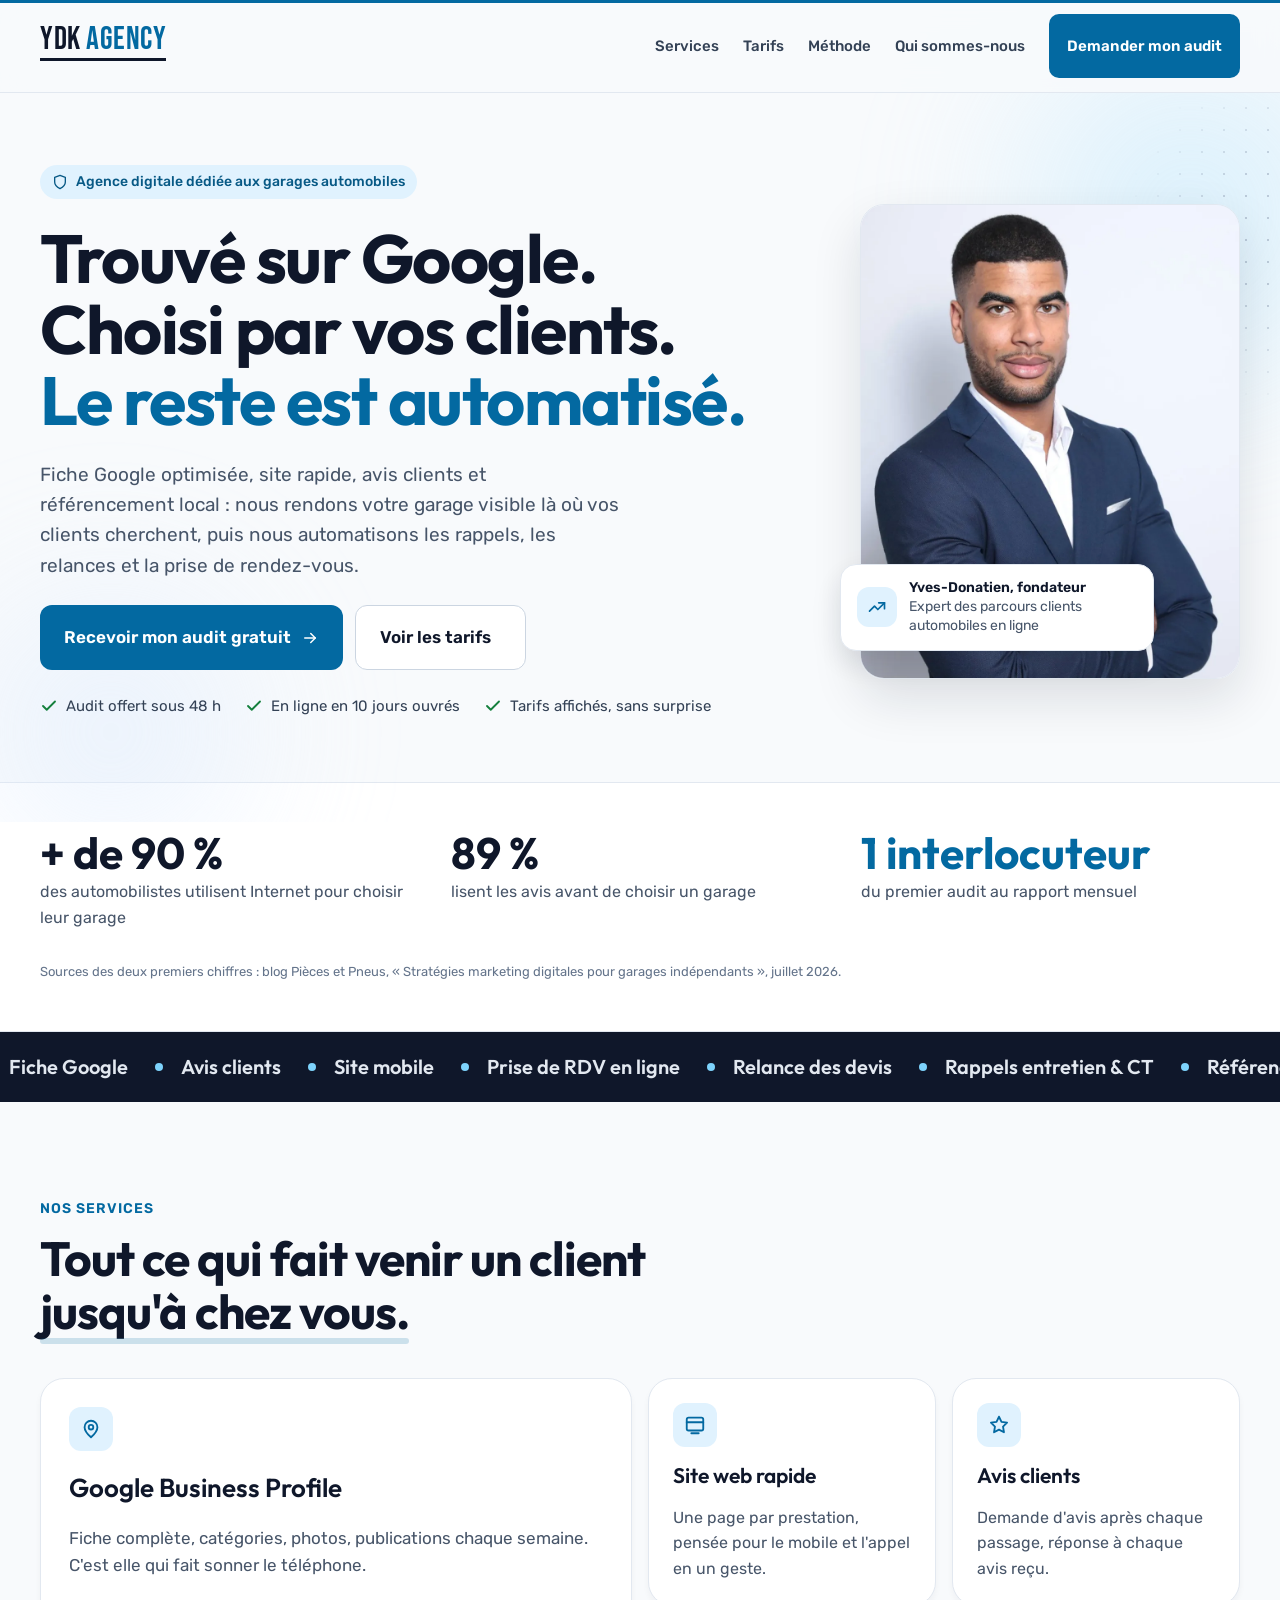
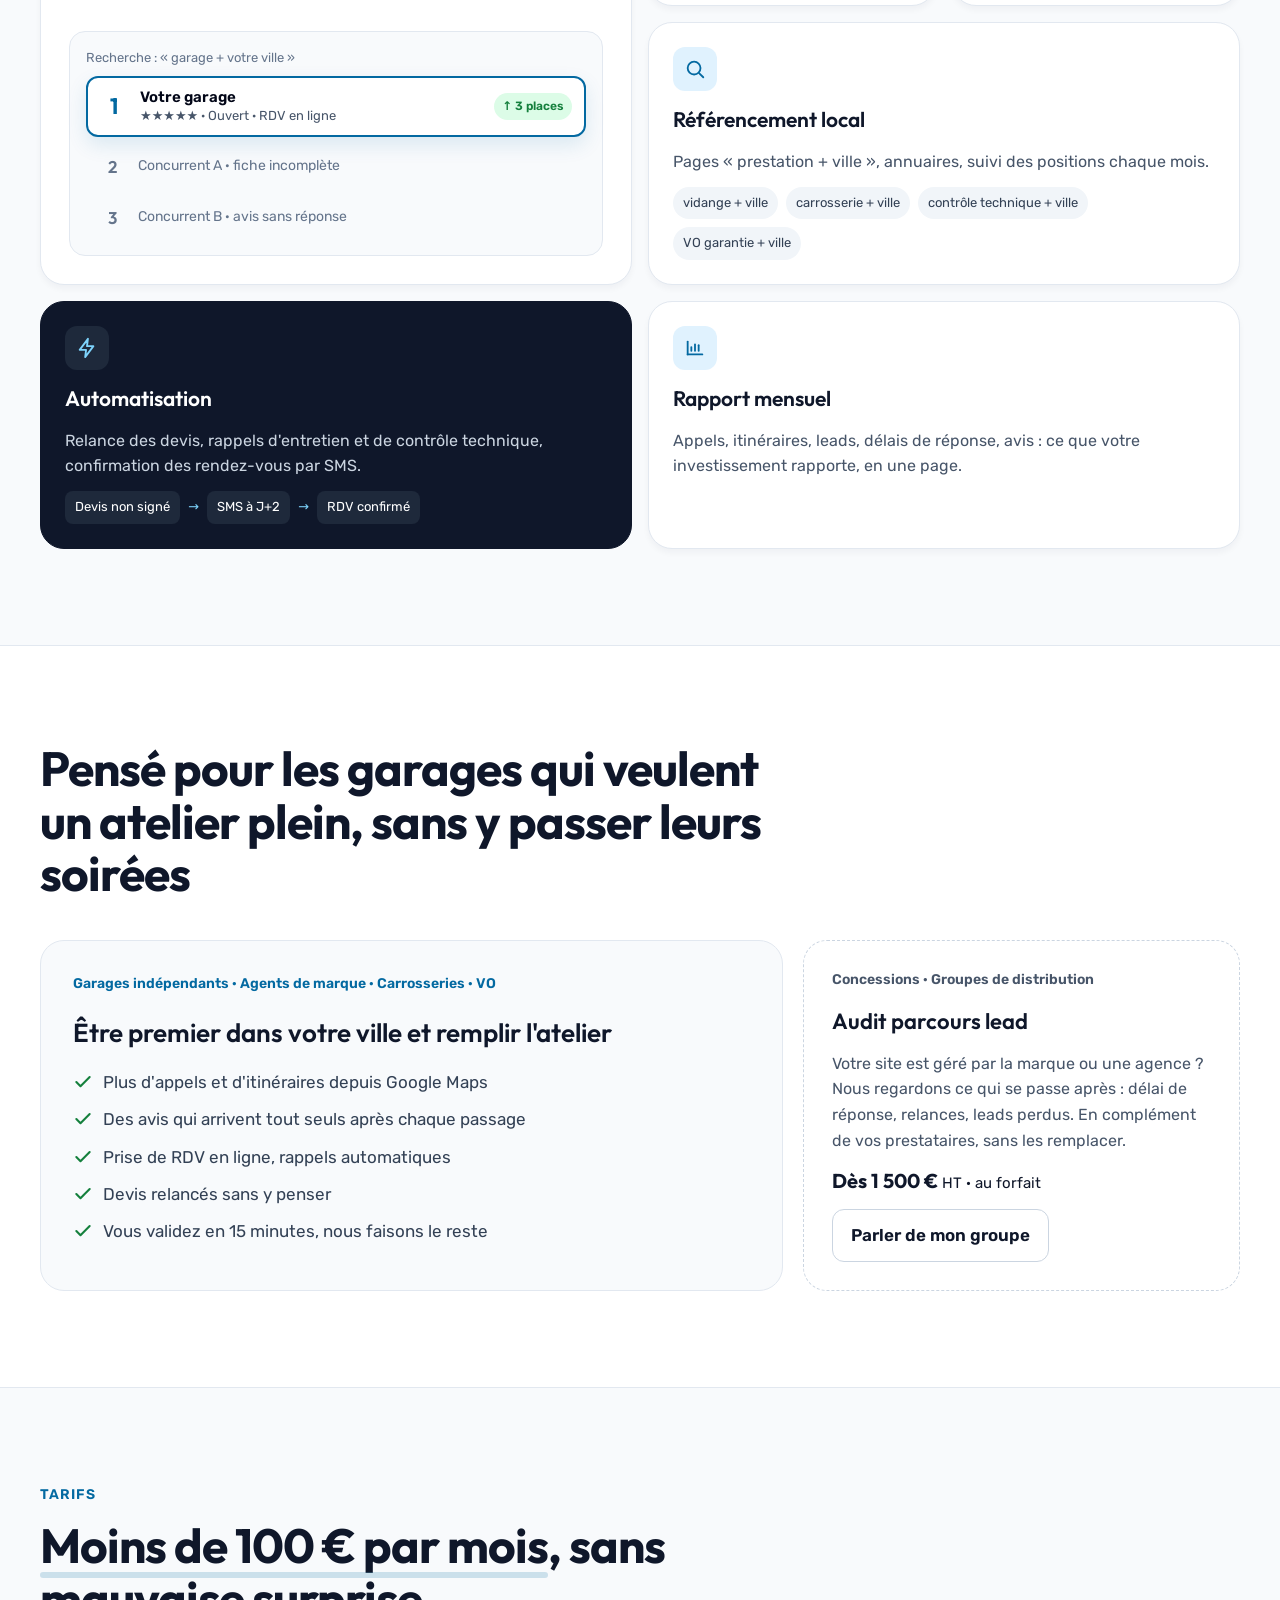
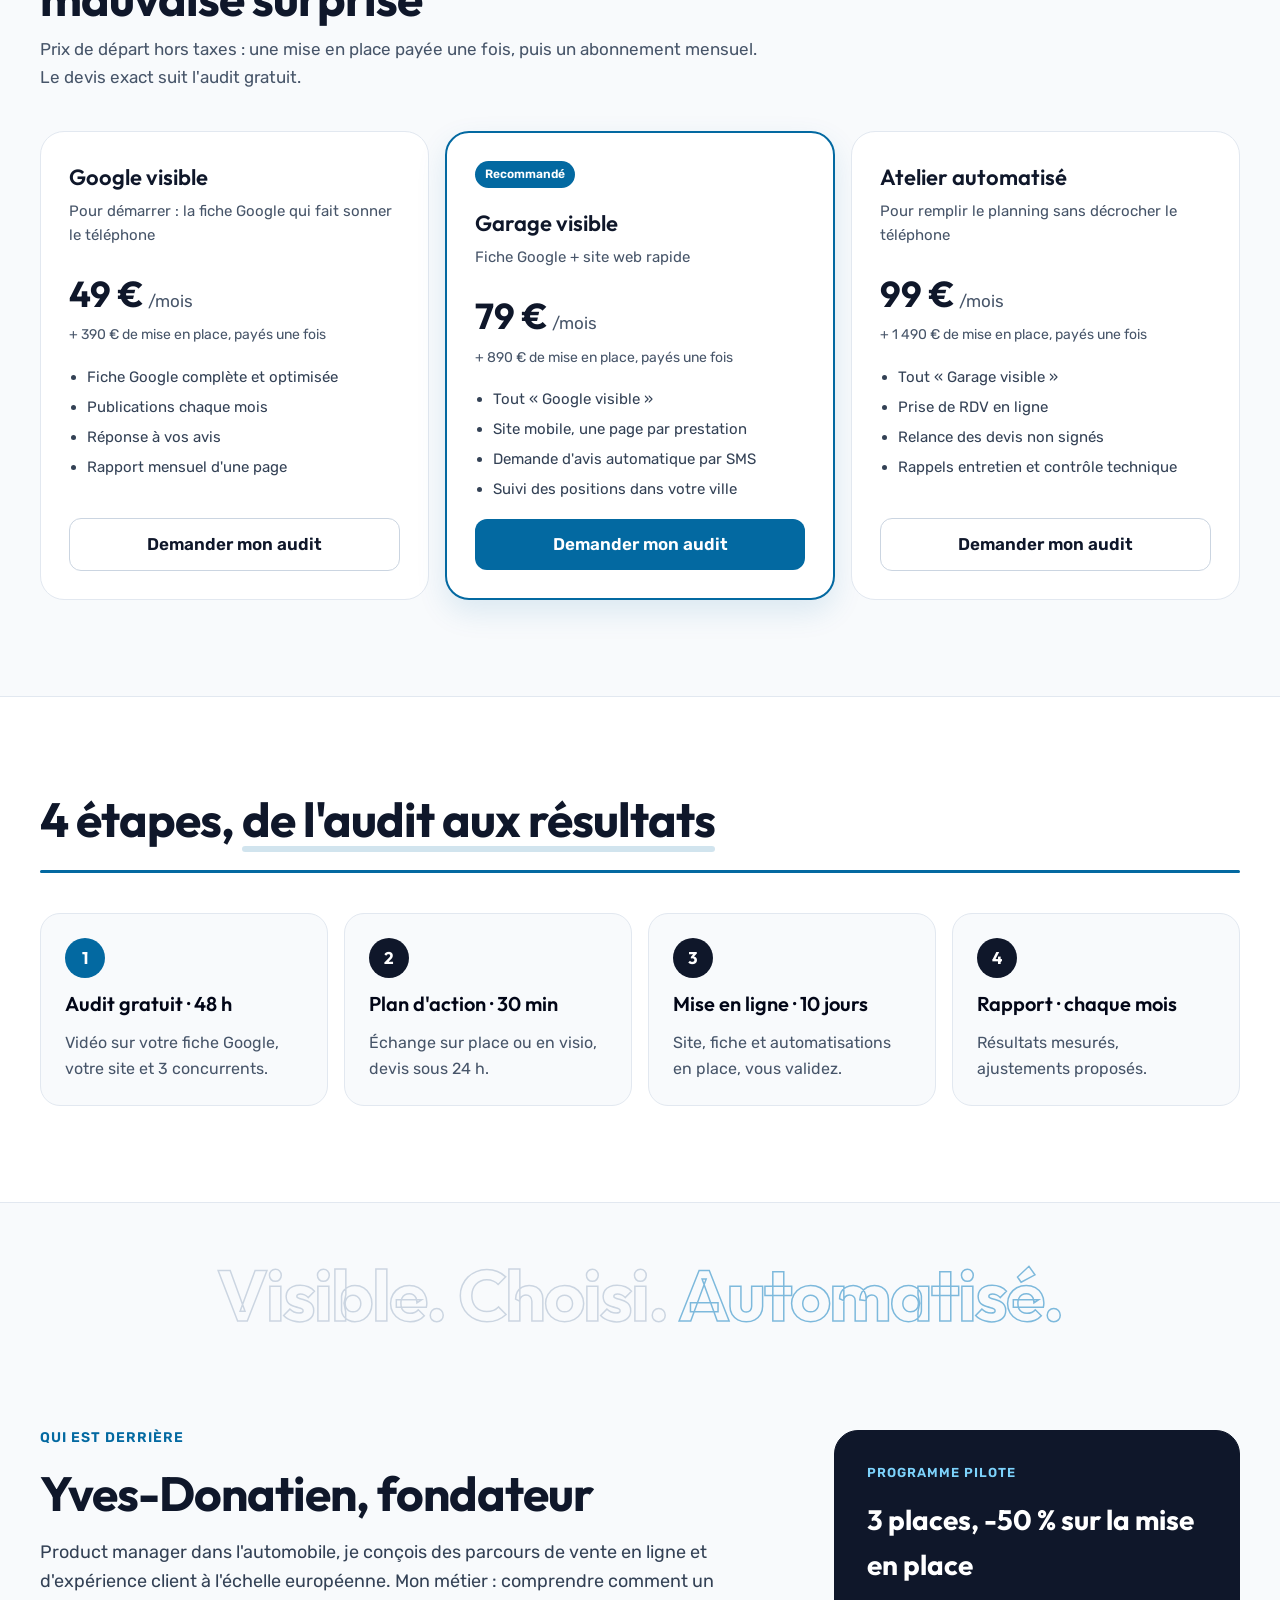
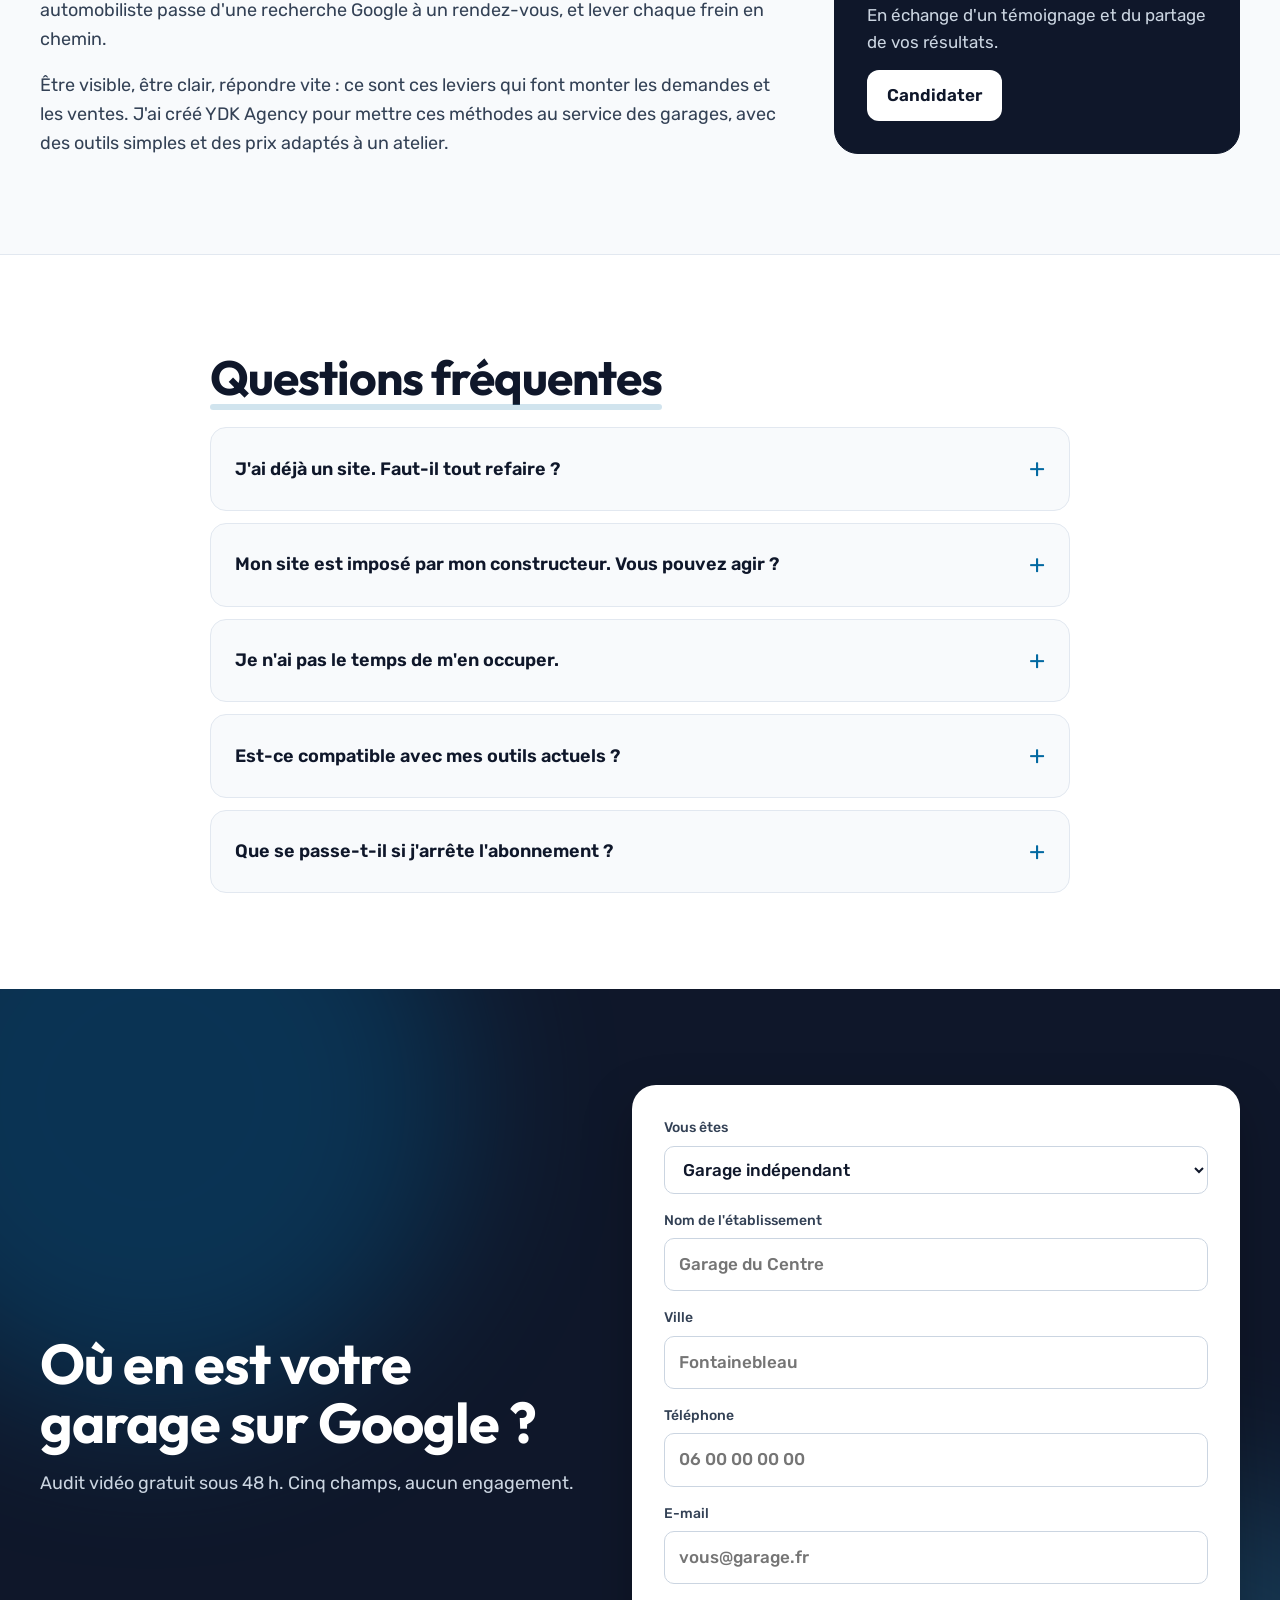
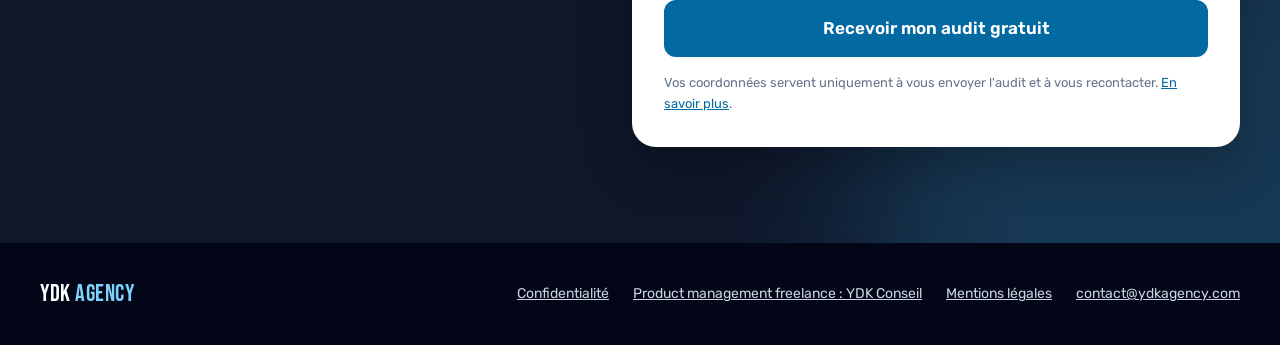
<file: index.html>
<!doctype html>
<html lang="fr">
<head>
<meta charset="utf-8">
<meta name="viewport" content="width=device-width, initial-scale=1">
<title>YDK Agency — Fiche Google, site web et automatisation pour garages</title>
<meta name="description" content="Agence digitale dédiée aux garages automobiles : fiche Google optimisée, site rapide, avis clients et rappels automatiques. Dès 49 € HT par mois. Audit vidéo gratuit sous 48 h.">
<link rel="icon" href="data:image/svg+xml,%3Csvg xmlns='http://www.w3.org/2000/svg' viewBox='0 0 64 64'%3E%3Crect width='64' height='64' rx='14' fill='%230F172A'/%3E%3Ctext x='32' y='42' font-family='Arial Black,Arial' font-weight='900' font-size='26' text-anchor='middle' fill='%23ffffff'%3EYDK%3C/text%3E%3C/svg%3E">
<meta name="theme-color" content="#0F172A">
<link rel="canonical" href="https://ydkagency.com/">
<meta property="og:type" content="website">
<meta property="og:locale" content="fr_FR">
<meta property="og:title" content="YDK Agency — Fiche Google, site web et automatisation pour garages">
<meta property="og:description" content="Agence digitale dédiée aux garages automobiles : fiche Google optimisée, site rapide, avis clients et rappels automatiques. Dès 49 € HT par mois. Audit vidéo gratuit sous 48 h.">
<meta property="og:url" content="https://ydkagency.com/">
<meta property="og:image" content="https://ydkagency.com/assets/yves-donatien.jpg">
<script type="application/ld+json">
{"@context":"https://schema.org","@type":"ProfessionalService","name":"YDK Agency","url":"https://ydkagency.com/","email":"contact@ydkagency.com","description":"Agence digitale dédiée aux garages automobiles : fiche Google optimisée, site rapide, avis clients et rappels automatiques. Dès 49 € HT par mois. Audit vidéo gratuit sous 48 h.","areaServed":"France","founder":{"@type":"Person","name":"Yves-Donatien"}}
</script>

<link rel="preconnect" href="https://fonts.googleapis.com">
<link href="https://fonts.googleapis.com/css2?family=Outfit:wght@400;500;600;700&amp;family=Rubik:wght@400;500;600&amp;family=Bebas+Neue&amp;display=swap" rel="stylesheet">
<style>
body{margin:0;background:#F8FAFC}
a{color:#0369A1}a:hover{color:#075985}
.v2 a,.v2 button,.v2 summary{cursor:pointer}
.v2 :focus-visible{outline:3px solid var(--acc);outline-offset:3px;border-radius:6px}
.v2-skip{position:absolute;left:-9999px;top:12px}
.v2-skip:focus{left:16px;z-index:100;background:#0F172A;color:#FFFFFF;padding:10px 14px;border-radius:8px}
.v2-nav a{min-height:44px;display:inline-flex;align-items:center}
@media (max-width:860px){.v2-navlinks{display:none !important}}
@media (max-width:480px){.v2-nav{flex-wrap:nowrap !important}.v2-nav{padding-top:10px !important;padding-bottom:10px !important}.v2-nav .v2-btn{min-height:0 !important;padding:8px 14px !important;font-size:14px;line-height:1.3;border-radius:9px !important}.v2-nav > a:first-child > span:first-child{font-size:26px !important}.v2-nav a{white-space:nowrap}}
.v2-card{transition:transform .2s ease,box-shadow .2s ease,border-color .2s ease}
.v2-card:hover{transform:scale(1.02);box-shadow:0 12px 32px rgba(15,23,42,.10);border-color:#CBD5E1 !important}
.v2-btn{transition:background-color .15s ease,transform .15s ease}
.v2-btn:hover{transform:translateY(-1px);filter:brightness(1.08)}
.v2-ghost{transition:background-color .15s ease,border-color .15s ease}
.v2-ghost:hover{background:#F1F5F9;border-color:#94A3B8 !important}
.bento{display:grid;grid-template-columns:repeat(4,minmax(0,1fr));grid-auto-rows:minmax(210px,auto);gap:16px}
.s-2x2{grid-column:span 2;grid-row:span 2}
.s-2x1{grid-column:span 2}
@media (max-width:960px){.bento{grid-template-columns:repeat(2,minmax(0,1fr))}}
@media (max-width:620px){.bento{grid-template-columns:minmax(0,1fr)}.s-2x2,.s-2x1{grid-column:auto;grid-row:auto}}
@keyframes v2In{from{opacity:0;transform:translateY(16px) scale(.94)}to{opacity:1;transform:none}}
.v2-float{animation:v2Float 4s ease-in-out infinite}
@keyframes v2Float{0%,100%{transform:translateY(0)}50%{transform:translateY(-6px)}}
</style>
<link rel="stylesheet" href="assets/css/motion.css?v=4">

</head>
<body>
<div class="v2" style="--acc: #0369A1; background: #F8FAFC; color: #020617; font-family: 'Rubik', system-ui, sans-serif; font-size: 17px; line-height: 1.6; min-height: 100vh; overflow-x: clip">
<a class="v2-skip" href="#contenu">Aller au contenu</a>
<div class="progress" aria-hidden="true"></div>

<!-- NAV -->
<header style="position: sticky; top: 0; z-index: 50; background: rgba(248,250,252,0.88); -webkit-backdrop-filter: blur(12px); backdrop-filter: blur(12px); border-bottom: 1px solid #E2E8F0">
<nav class="v2-nav" aria-label="Navigation principale" style="max-width: 1200px; margin: 0 auto; padding: 14px 24px; display: flex; align-items: center; justify-content: space-between; gap: 16px; flex-wrap: wrap">
<a href="#contenu" aria-label="YDK Agency, accueil" style="text-decoration: none; display: inline-flex; flex-direction: column; gap: 2px">
<span style="font-family: 'Bebas Neue', sans-serif; font-size: 32px; line-height: 1; letter-spacing: 0.5px; color: #0F172A">YDK <span style="color: #0369A1">AGENCY</span></span>
<span aria-hidden="true" style="display: block; height: 3px; width: 100%; background: #0F172A"></span>
</a>
<div style="display: flex; align-items: center; gap: 24px; font-size: 15px; font-weight: 500">
<div class="v2-navlinks" style="display: flex; align-items: center; gap: 24px">
<a href="#services" style="text-decoration: none; color: #334155">Services</a>
<a href="#tarifs" style="text-decoration: none; color: #334155">Tarifs</a>
<a href="#methode" style="text-decoration: none; color: #334155">Méthode</a>
<a href="#fondateur" style="text-decoration: none; color: #334155">Qui sommes-nous</a>
</div>
<a class="v2-btn" href="#audit" style="text-decoration: none; background: #0369A1; color: #FFFFFF; font-weight: 600; padding: 10px 18px; border-radius: 10px">Demander mon audit</a>
</div>
</nav>
</header>

<main id="contenu">

<!-- HERO : mission + crédibilité -->
<section class="hero" style="max-width: 1200px; margin: 0 auto; padding: 72px 24px 64px; display: flex; flex-wrap: wrap; gap: 56px; align-items: center">
<div class="hero-bg" aria-hidden="true"><div class="blob b1 mouse" style="--k: -30"></div><div class="blob b2 mouse" style="--k: 22"></div><div class="hero-dots"></div></div>
<div style="flex: 999 1 540px; min-width: 0; display: flex; flex-direction: column; gap: 24px">
<span class="in" style="--d: 0; align-self: flex-start; display: inline-flex; align-items: center; gap: 8px; background: #E0F2FE; color: #075985; font-size: 14px; font-weight: 500; padding: 6px 12px; border-radius: 999px">
<svg aria-hidden="true" width="16" height="16" viewBox="0 0 24 24" fill="none" stroke="currentColor" stroke-width="2" stroke-linecap="round" stroke-linejoin="round"><path d="M12 22s8-4 8-10V5l-8-3-8 3v7c0 6 8 10 8 10z"></path></svg>
Agence digitale dédiée aux garages automobiles</span>
<h1 style="margin: 0; font-family: 'Outfit', sans-serif; font-weight: 700; font-size: clamp(42px, 5.6vw, 68px); line-height: 1.04; letter-spacing: -1.5px; color: #0F172A"><span class="line"><span>Trouvé sur Google.</span></span><span class="line"><span>Choisi par vos clients.</span></span><span class="line"><span style="color: #0369A1">Le reste est automatisé.</span></span></h1>
<p class="in" style="--d: 2; margin: 0; max-width: 580px; font-size: 19px; color: #475569">Fiche Google optimisée, site rapide, avis clients et référencement local : nous rendons votre garage visible là où vos clients cherchent, puis nous automatisons les rappels, les relances et la prise de rendez-vous.</p>
<div class="in" style="--d: 3; display: flex; flex-wrap: wrap; gap: 12px">
<a class="v2-btn pulse" href="#audit" style="text-decoration: none; background: #0369A1; color: #FFFFFF; font-weight: 600; font-size: 17px; padding: 15px 24px; border-radius: 12px; min-height: 44px; box-sizing: border-box; display: inline-flex; align-items: center; gap: 10px">Recevoir mon audit gratuit
<svg aria-hidden="true" width="18" height="18" viewBox="0 0 24 24" fill="none" stroke="currentColor" stroke-width="2" stroke-linecap="round" stroke-linejoin="round"><path d="M5 12h14"></path><path d="M13 6l6 6-6 6"></path></svg></a>
<a class="v2-ghost" href="#tarifs" style="text-decoration: none; background: #FFFFFF; border: 1px solid #CBD5E1; color: #0F172A; font-weight: 600; font-size: 17px; padding: 15px 24px; border-radius: 12px; min-height: 44px; box-sizing: border-box; display: inline-flex; align-items: center; width: 171px; height: 65px">Voir les tarifs</a>
</div>
<ul class="in" style="--d: 4; list-style: none; margin: 0; padding: 0; display: flex; flex-wrap: wrap; gap: 10px 24px; font-size: 15px; color: #334155">
<li style="display: inline-flex; align-items: center; gap: 8px"><svg aria-hidden="true" width="18" height="18" viewBox="0 0 24 24" fill="none" stroke="#15803D" stroke-width="2.5" stroke-linecap="round" stroke-linejoin="round"><path d="M20 6L9 17l-5-5"></path></svg>Audit offert sous 48 h</li>
<li style="display: inline-flex; align-items: center; gap: 8px"><svg aria-hidden="true" width="18" height="18" viewBox="0 0 24 24" fill="none" stroke="#15803D" stroke-width="2.5" stroke-linecap="round" stroke-linejoin="round"><path d="M20 6L9 17l-5-5"></path></svg>En ligne en 10 jours ouvrés</li>
<li style="display: inline-flex; align-items: center; gap: 8px"><svg aria-hidden="true" width="18" height="18" viewBox="0 0 24 24" fill="none" stroke="#15803D" stroke-width="2.5" stroke-linecap="round" stroke-linejoin="round"><path d="M20 6L9 17l-5-5"></path></svg>Tarifs affichés, sans surprise</li>
</ul>
</div>
<div class="pop" style="--d: 0; flex: 1 1 380px; min-width: 0; position: relative; max-width: 460px; margin: 0 auto">
<div class="par-up"><div class="mouse" style="--k: 14">
<div class="photo-frame" style="border: 1px solid #E2E8F0; box-shadow: 0 20px 50px rgba(15,23,42,.12)"><img src="assets/yves-donatien.webp" fetchpriority="high" alt="Yves-Donatien, fondateur de YDK Agency" width="460" height="575" style="display: block; width: 100%; height: auto; aspect-ratio: 4 / 5; object-fit: cover"></div>
</div></div>
<div class="v2-float mouse" style="--k: -22; position: absolute; left: -20px; bottom: 28px; max-width: 280px; background: #FFFFFF; border: 1px solid #E2E8F0; border-radius: 16px; padding: 14px 16px; box-shadow: 0 12px 30px rgba(15,23,42,.12); display: flex; gap: 12px; align-items: center">
<span style="flex: none; width: 40px; height: 40px; border-radius: 12px; background: #E0F2FE; display: inline-flex; align-items: center; justify-content: center"><svg aria-hidden="true" width="20" height="20" viewBox="0 0 24 24" fill="none" stroke="#0369A1" stroke-width="2" stroke-linecap="round" stroke-linejoin="round"><path d="M3 17l6-6 4 4 8-8"></path><path d="M14 7h7v7"></path></svg></span>
<span style="display: flex; flex-direction: column; font-size: 14px; line-height: 1.35"><strong style="font-weight: 600; color: #0F172A">Yves-Donatien, fondateur</strong><span style="color: #475569">Expert des parcours clients automobiles en ligne</span></span>
</div>
</div>
</section>

<!-- PREUVES -->
<section aria-label="Pourquoi la visibilité locale compte" style="background: #FFFFFF; border-top: 1px solid #E2E8F0; border-bottom: 1px solid #E2E8F0">
<div style="max-width: 1200px; margin: 0 auto; padding: 48px 24px; display: flex; flex-wrap: wrap; gap: 32px; align-items: stretch">
<div class="rv" style="--d: 0; flex: 1 1 240px; min-width: 0; display: flex; flex-direction: column; gap: 4px">
<span style="font-family: 'Outfit', sans-serif; font-weight: 700; font-size: 44px; line-height: 1; color: #0F172A">+ de <span data-count="90">90</span> %</span>
<span style="color: #475569; font-size: 16px">des automobilistes utilisent Internet pour choisir leur garage</span>
</div>
<div class="rv" style="--d: 1; flex: 1 1 240px; min-width: 0; display: flex; flex-direction: column; gap: 4px">
<span style="font-family: 'Outfit', sans-serif; font-weight: 700; font-size: 44px; line-height: 1; color: #0F172A"><span data-count="89">89</span> %</span>
<span style="color: #475569; font-size: 16px">lisent les avis avant de choisir un garage</span>
</div>
<div class="rv" style="--d: 2; flex: 1 1 240px; min-width: 0; display: flex; flex-direction: column; gap: 4px">
<span style="font-family: 'Outfit', sans-serif; font-weight: 700; font-size: 44px; line-height: 1; color: #0369A1">1 interlocuteur</span>
<span style="color: #475569; font-size: 16px">du premier audit au rapport mensuel</span>
</div>
<p style="flex: 1 1 100%; margin: 0; font-size: 13px; color: #64748B">Sources des deux premiers chiffres : blog Pièces et Pneus, « Stratégies marketing digitales pour garages indépendants », juillet 2026.</p>
</div>
</section>

<!-- BANDEAU -->
<div class="marquee" aria-hidden="true"><div class="marquee-track"><span>Fiche Google</span><span>Avis clients</span><span>Site mobile</span><span>Prise de RDV en ligne</span><span>Relance des devis</span><span>Rappels entretien & CT</span><span>Référencement local</span><span>Rapport mensuel</span><span>Fiche Google</span><span>Avis clients</span><span>Site mobile</span><span>Prise de RDV en ligne</span><span>Relance des devis</span><span>Rappels entretien & CT</span><span>Référencement local</span><span>Rapport mensuel</span></div></div>

<!-- SERVICES : BENTO -->
<section id="services" style="max-width: 1200px; margin: 0 auto; padding: 96px 24px; display: flex; flex-direction: column; gap: 40px">
<div class="rv" style="display: flex; flex-direction: column; gap: 12px; max-width: 720px">
<span style="font-size: 14px; font-weight: 600; letter-spacing: 1px; text-transform: uppercase; color: #0369A1">Nos services</span>
<h2 style="margin: 0; font-family: 'Outfit', sans-serif; font-weight: 700; font-size: clamp(34px, 4vw, 48px); line-height: 1.1; letter-spacing: -1px; color: #0F172A">Tout ce qui fait venir un client <span class="h-ul">jusqu'à chez vous.</span></h2>
</div>
<div class="bento">

<article class="v2-card rv s-2x2" style="background: #FFFFFF; border: 1px solid #E2E8F0; border-radius: 24px; padding: 28px; display: flex; flex-direction: column; gap: 16px; box-shadow: 0 4px 6px rgba(15,23,42,.04)">
<span style="width: 44px; height: 44px; border-radius: 12px; background: #E0F2FE; display: inline-flex; align-items: center; justify-content: center"><svg class="icon" aria-hidden="true" width="22" height="22" viewBox="0 0 24 24" fill="none" stroke="#0369A1" stroke-width="2" stroke-linecap="round" stroke-linejoin="round"><path d="M12 21s-7-6.2-7-11a7 7 0 0 1 14 0c0 4.8-7 11-7 11z"></path><circle cx="12" cy="10" r="2.5"></circle></svg></span>
<h3 style="margin: 0; font-family: 'Outfit', sans-serif; font-weight: 600; font-size: 26px; color: #0F172A">Google Business Profile</h3>
<p style="margin: 0; color: #475569">Fiche complète, catégories, photos, publications chaque semaine. C'est elle qui fait sonner le téléphone.</p>
<div aria-hidden="true" style="margin-top: auto; background: #F8FAFC; border: 1px solid #E2E8F0; border-radius: 16px; padding: 16px; display: flex; flex-direction: column; gap: 8px">
<span style="font-size: 13px; color: #64748B">Recherche : « garage + votre ville »</span>
<div class="rank-me" style="position: relative; z-index: 1; display: flex; align-items: center; gap: 12px; background: #FFFFFF; border: 2px solid #0369A1; border-radius: 12px; padding: 10px 12px; box-shadow: 0 8px 20px rgba(3,105,161,.12)">
<span style="font-family: 'Outfit', sans-serif; font-weight: 700; font-size: 22px; color: #0369A1; width: 28px; text-align: center">1</span>
<span style="flex: 1; display: flex; flex-direction: column; line-height: 1.3"><span style="font-weight: 600; font-size: 15px">Votre garage</span><span style="font-size: 13px; color: #475569">★★★★★ · Ouvert · RDV en ligne</span></span>
<span class="rank-badge" style="font-size: 12px; font-weight: 600; color: #15803D; background: #DCFCE7; padding: 4px 8px; border-radius: 999px">↑ 3 places</span>
</div>
<div class="rank-other" style="display: flex; align-items: center; gap: 12px; padding: 8px 12px; color: #64748B"><span style="font-family: 'Outfit', sans-serif; font-weight: 600; width: 28px; text-align: center">2</span><span style="font-size: 14px">Concurrent A · fiche incomplète</span></div>
<div class="rank-other" style="display: flex; align-items: center; gap: 12px; padding: 8px 12px; color: #64748B"><span style="font-family: 'Outfit', sans-serif; font-weight: 600; width: 28px; text-align: center">3</span><span style="font-size: 14px">Concurrent B · avis sans réponse</span></div>
</div>
</article>

<article class="v2-card rv" style="background: #FFFFFF; border: 1px solid #E2E8F0; border-radius: 24px; padding: 24px; display: flex; flex-direction: column; gap: 12px; box-shadow: 0 4px 6px rgba(15,23,42,.04); --d: 1">
<span style="width: 44px; height: 44px; border-radius: 12px; background: #E0F2FE; display: inline-flex; align-items: center; justify-content: center"><svg class="icon" aria-hidden="true" width="22" height="22" viewBox="0 0 24 24" fill="none" stroke="#0369A1" stroke-width="2" stroke-linecap="round" stroke-linejoin="round"><rect x="3" y="4" width="18" height="14" rx="2"></rect><path d="M3 9h18"></path><path d="M8 21h8"></path></svg></span>
<h3 style="margin: 0; font-family: 'Outfit', sans-serif; font-weight: 600; font-size: 21px; color: #0F172A">Site web rapide</h3>
<p style="margin: 0; color: #475569; font-size: 16px">Une page par prestation, pensée pour le mobile et l'appel en un geste.</p>
</article>

<article class="v2-card rv" style="background: #FFFFFF; border: 1px solid #E2E8F0; border-radius: 24px; padding: 24px; display: flex; flex-direction: column; gap: 12px; box-shadow: 0 4px 6px rgba(15,23,42,.04); --d: 2">
<span style="width: 44px; height: 44px; border-radius: 12px; background: #E0F2FE; display: inline-flex; align-items: center; justify-content: center"><svg class="icon" aria-hidden="true" width="22" height="22" viewBox="0 0 24 24" fill="none" stroke="#0369A1" stroke-width="2" stroke-linecap="round" stroke-linejoin="round"><path d="M12 3l2.7 5.6 6.1.9-4.4 4.3 1 6.1L12 17l-5.4 2.9 1-6.1L3.2 9.5l6.1-.9z"></path></svg></span>
<h3 style="margin: 0; font-family: 'Outfit', sans-serif; font-weight: 600; font-size: 21px; color: #0F172A">Avis clients</h3>
<p style="margin: 0; color: #475569; font-size: 16px">Demande d'avis après chaque passage, réponse à chaque avis reçu.</p>
</article>

<article class="v2-card rv s-2x1" style="background: #FFFFFF; border: 1px solid #E2E8F0; border-radius: 24px; padding: 24px; display: flex; flex-direction: column; gap: 12px; box-shadow: 0 4px 6px rgba(15,23,42,.04); --d: 3">
<span style="width: 44px; height: 44px; border-radius: 12px; background: #E0F2FE; display: inline-flex; align-items: center; justify-content: center"><svg class="icon" aria-hidden="true" width="22" height="22" viewBox="0 0 24 24" fill="none" stroke="#0369A1" stroke-width="2" stroke-linecap="round" stroke-linejoin="round"><circle cx="11" cy="11" r="7"></circle><path d="M21 21l-4.3-4.3"></path></svg></span>
<h3 style="margin: 0; font-family: 'Outfit', sans-serif; font-weight: 600; font-size: 21px; color: #0F172A">Référencement local</h3>
<p style="margin: 0; color: #475569; font-size: 16px">Pages « prestation + ville », annuaires, suivi des positions chaque mois.</p>
<div aria-hidden="true" style="display: flex; flex-wrap: wrap; gap: 8px; margin-top: auto">
<span style="font-size: 13px; background: #F1F5F9; color: #334155; padding: 6px 10px; border-radius: 999px">vidange + ville</span>
<span style="font-size: 13px; background: #F1F5F9; color: #334155; padding: 6px 10px; border-radius: 999px">carrosserie + ville</span>
<span style="font-size: 13px; background: #F1F5F9; color: #334155; padding: 6px 10px; border-radius: 999px">contrôle technique + ville</span>
<span style="font-size: 13px; background: #F1F5F9; color: #334155; padding: 6px 10px; border-radius: 999px">VO garantie + ville</span>
</div>
</article>

<article class="v2-card rv s-2x1" style="background: #0F172A; border: 1px solid #0F172A; border-radius: 24px; padding: 24px; display: flex; flex-direction: column; gap: 12px; color: #FFFFFF; --d: 4">
<span style="width: 44px; height: 44px; border-radius: 12px; background: #1E293B; display: inline-flex; align-items: center; justify-content: center"><svg class="icon" aria-hidden="true" width="22" height="22" viewBox="0 0 24 24" fill="none" stroke="#7DD3FC" stroke-width="2" stroke-linecap="round" stroke-linejoin="round"><path d="M13 2L4 14h7l-1 8 9-12h-7z"></path></svg></span>
<h3 style="margin: 0; font-family: 'Outfit', sans-serif; font-weight: 600; font-size: 21px">Automatisation</h3>
<p style="margin: 0; color: #CBD5E1; font-size: 16px">Relance des devis, rappels d'entretien et de contrôle technique, confirmation des rendez-vous par SMS.</p>
<div class="chain" aria-hidden="true" style="display: flex; flex-wrap: wrap; align-items: center; gap: 8px; margin-top: auto; font-size: 13px">
<span style="background: #1E293B; padding: 6px 10px; border-radius: 8px">Devis non signé</span>
<span style="color: #7DD3FC">→</span>
<span style="background: #1E293B; padding: 6px 10px; border-radius: 8px">SMS à J+2</span>
<span style="color: #7DD3FC">→</span>
<span style="background: #1E293B; padding: 6px 10px; border-radius: 8px">RDV confirmé</span>
</div>
</article>

<article class="v2-card rv s-2x1" style="background: #FFFFFF; border: 1px solid #E2E8F0; border-radius: 24px; padding: 24px; display: flex; flex-direction: column; gap: 12px; box-shadow: 0 4px 6px rgba(15,23,42,.04); --d: 5">
<span style="width: 44px; height: 44px; border-radius: 12px; background: #E0F2FE; display: inline-flex; align-items: center; justify-content: center"><svg class="icon" aria-hidden="true" width="22" height="22" viewBox="0 0 24 24" fill="none" stroke="#0369A1" stroke-width="2" stroke-linecap="round" stroke-linejoin="round"><path d="M4 19V5"></path><path d="M4 19h16"></path><path d="M8 15v-4"></path><path d="M12 15V8"></path><path d="M16 15v-6"></path></svg></span>
<h3 style="margin: 0; font-family: 'Outfit', sans-serif; font-weight: 600; font-size: 21px; color: #0F172A">Rapport mensuel</h3>
<p style="margin: 0; color: #475569; font-size: 16px">Appels, itinéraires, leads, délais de réponse, avis : ce que votre investissement rapporte, en une page.</p>
</article>

</div>
</section>

<!-- POUR QUI -->
<section style="background: #FFFFFF; border-top: 1px solid #E2E8F0; border-bottom: 1px solid #E2E8F0">
<div style="max-width: 1200px; margin: 0 auto; padding: 96px 24px; display: flex; flex-direction: column; gap: 40px">
<h2 class="rv" style="margin: 0; max-width: 760px; font-family: 'Outfit', sans-serif; font-weight: 700; font-size: clamp(34px, 4vw, 48px); line-height: 1.1; letter-spacing: -1px; color: #0F172A">Pensé pour les garages qui veulent un atelier plein, sans y passer leurs soirées</h2>
<div style="display: flex; flex-wrap: wrap; gap: 20px; align-items: stretch">
<article id="garages" class="v2-card rv" style="flex: 2 1 520px; min-width: 0; background: #F8FAFC; border: 1px solid #E2E8F0; border-radius: 24px; padding: 32px; display: flex; flex-direction: column; gap: 16px">
<span style="font-size: 14px; font-weight: 600; color: #0369A1">Garages indépendants · Agents de marque · Carrosseries · VO</span>
<h3 style="margin: 0; font-family: 'Outfit', sans-serif; font-weight: 600; font-size: 26px; color: #0F172A">Être premier dans votre ville et remplir l'atelier</h3>
<ul style="margin: 0; padding: 0; list-style: none; display: flex; flex-direction: column; gap: 10px; color: #334155">
<li style="display: flex; gap: 10px"><svg aria-hidden="true" width="20" height="20" viewBox="0 0 24 24" fill="none" stroke="#15803D" stroke-width="2.5" stroke-linecap="round" stroke-linejoin="round" style="flex: none; margin-top: 3px"><path d="M20 6L9 17l-5-5"></path></svg>Plus d'appels et d'itinéraires depuis Google Maps</li>
<li style="display: flex; gap: 10px"><svg aria-hidden="true" width="20" height="20" viewBox="0 0 24 24" fill="none" stroke="#15803D" stroke-width="2.5" stroke-linecap="round" stroke-linejoin="round" style="flex: none; margin-top: 3px"><path d="M20 6L9 17l-5-5"></path></svg>Des avis qui arrivent tout seuls après chaque passage</li>
<li style="display: flex; gap: 10px"><svg aria-hidden="true" width="20" height="20" viewBox="0 0 24 24" fill="none" stroke="#15803D" stroke-width="2.5" stroke-linecap="round" stroke-linejoin="round" style="flex: none; margin-top: 3px"><path d="M20 6L9 17l-5-5"></path></svg>Prise de RDV en ligne, rappels automatiques</li>
<li style="display: flex; gap: 10px"><svg aria-hidden="true" width="20" height="20" viewBox="0 0 24 24" fill="none" stroke="#15803D" stroke-width="2.5" stroke-linecap="round" stroke-linejoin="round" style="flex: none; margin-top: 3px"><path d="M20 6L9 17l-5-5"></path></svg>Devis relancés sans y penser</li>
<li style="display: flex; gap: 10px"><svg aria-hidden="true" width="20" height="20" viewBox="0 0 24 24" fill="none" stroke="#15803D" stroke-width="2.5" stroke-linecap="round" stroke-linejoin="round" style="flex: none; margin-top: 3px"><path d="M20 6L9 17l-5-5"></path></svg>Vous validez en 15 minutes, nous faisons le reste</li>
</ul>
</article>
<aside id="concessions" class="v2-card rv" style="flex: 1 1 300px; min-width: 0; background: #FFFFFF; border: 1px dashed #CBD5E1; border-radius: 24px; padding: 28px; display: flex; flex-direction: column; gap: 12px; --d: 1">
<span style="font-size: 14px; font-weight: 600; color: #475569">Concessions · Groupes de distribution</span>
<h3 style="margin: 0; font-family: 'Outfit', sans-serif; font-weight: 600; font-size: 22px; color: #0F172A">Audit parcours lead</h3>
<p style="margin: 0; color: #475569; font-size: 16px">Votre site est géré par la marque ou une agence ? Nous regardons ce qui se passe après : délai de réponse, relances, leads perdus. En complément de vos prestataires, sans les remplacer.</p>
<p style="margin: 0; font-size: 15px; color: #0F172A"><strong style="font-family: 'Outfit', sans-serif; font-size: 20px">Dès 1 500 €</strong> HT · au forfait</p>
<a class="v2-ghost" href="#audit" style="margin-top: auto; align-self: flex-start; text-decoration: none; border: 1px solid #CBD5E1; color: #0F172A; font-weight: 600; padding: 12px 18px; border-radius: 12px; min-height: 44px; box-sizing: border-box; display: inline-flex; align-items: center">Parler de mon groupe</a>
</aside>
</div>
</div>
</section>

<!-- TARIFS TRANSPARENTS -->
<section id="tarifs" style="max-width: 1200px; margin: 0 auto; padding: 96px 24px; display: flex; flex-direction: column; gap: 40px">
<div class="rv" style="display: flex; flex-direction: column; gap: 12px; max-width: 720px">
<span style="font-size: 14px; font-weight: 600; letter-spacing: 1px; text-transform: uppercase; color: #0369A1">Tarifs</span>
<h2 style="margin: 0; font-family: 'Outfit', sans-serif; font-weight: 700; font-size: clamp(34px, 4vw, 48px); line-height: 1.1; letter-spacing: -1px; color: #0F172A"><span class="h-ul">Moins de 100 € par mois</span>, sans mauvaise surprise</h2>
<p style="margin: 0; color: #475569">Prix de départ hors taxes : une mise en place payée une fois, puis un abonnement mensuel. Le devis exact suit l'audit gratuit.</p>
</div>
<div style="display: flex; flex-wrap: wrap; gap: 16px; align-items: stretch">
<article class="v2-card rv" style="flex: 1 1 300px; min-width: 0; background: #FFFFFF; border: 1px solid #E2E8F0; border-radius: 24px; padding: 28px; display: flex; flex-direction: column; gap: 18px; animation-delay: 0s">
<div><h3 style="margin: 0; font-family: 'Outfit', sans-serif; font-weight: 600; font-size: 22px; color: #0F172A">Google visible</h3><p style="margin: 4px 0 0; color: #475569; font-size: 15px">Pour démarrer : la fiche Google qui fait sonner le téléphone</p></div>
<div><span style="font-family: 'Outfit', sans-serif; font-weight: 700; font-size: 36px; color: #0F172A">49 €</span><span style="color: #475569"> /mois</span><p style="margin: 2px 0 0; font-size: 14px; color: #475569">+ 390 € de mise en place, payés une fois</p></div>
<ul style="margin: 0; padding: 0 0 0 18px; display: flex; flex-direction: column; gap: 6px; font-size: 15px; color: #334155"><li>Fiche Google complète et optimisée</li><li>Publications chaque mois</li><li>Réponse à vos avis</li><li>Rapport mensuel d'une page</li></ul>
<a class="v2-ghost" href="#audit" style="margin-top: auto; text-decoration: none; text-align: center; border: 1px solid #CBD5E1; color: #0F172A; font-weight: 600; padding: 12px; border-radius: 12px">Demander mon audit</a>
</article>
<article class="v2-card rv" style="flex: 1 1 300px; min-width: 0; background: #FFFFFF; border: 2px solid #0369A1; border-radius: 24px; padding: 28px; display: flex; flex-direction: column; gap: 18px; box-shadow: 0 12px 30px rgba(3,105,161,.12); --d: 1">
<span style="align-self: flex-start; font-size: 12px; font-weight: 600; background: #0369A1; color: #FFFFFF; padding: 4px 10px; border-radius: 999px">Recommandé</span>
<div><h3 style="margin: 0; font-family: 'Outfit', sans-serif; font-weight: 600; font-size: 22px; color: #0F172A">Garage visible</h3><p style="margin: 4px 0 0; color: #475569; font-size: 15px">Fiche Google + site web rapide</p></div>
<div><span style="font-family: 'Outfit', sans-serif; font-weight: 700; font-size: 36px; color: #0F172A">79 €</span><span style="color: #475569"> /mois</span><p style="margin: 2px 0 0; font-size: 14px; color: #475569">+ 890 € de mise en place, payés une fois</p></div>
<ul style="margin: 0; padding: 0 0 0 18px; display: flex; flex-direction: column; gap: 6px; font-size: 15px; color: #334155"><li>Tout « Google visible »</li><li>Site mobile, une page par prestation</li><li>Demande d'avis automatique par SMS</li><li>Suivi des positions dans votre ville</li></ul>
<a class="v2-btn" href="#audit" style="margin-top: auto; text-decoration: none; text-align: center; background: #0369A1; color: #FFFFFF; font-weight: 600; padding: 12px; border-radius: 12px">Demander mon audit</a>
</article>
<article class="v2-card rv" style="flex: 1 1 300px; min-width: 0; background: #FFFFFF; border: 1px solid #E2E8F0; border-radius: 24px; padding: 28px; display: flex; flex-direction: column; gap: 18px; --d: 2">
<div><h3 style="margin: 0; font-family: 'Outfit', sans-serif; font-weight: 600; font-size: 22px; color: #0F172A">Atelier automatisé</h3><p style="margin: 4px 0 0; color: #475569; font-size: 15px">Pour remplir le planning sans décrocher le téléphone</p></div>
<div><span style="font-family: 'Outfit', sans-serif; font-weight: 700; font-size: 36px; color: #0F172A">99 €</span><span style="color: #475569"> /mois</span><p style="margin: 2px 0 0; font-size: 14px; color: #475569">+ 1 490 € de mise en place, payés une fois</p></div>
<ul style="margin: 0; padding: 0 0 0 18px; display: flex; flex-direction: column; gap: 6px; font-size: 15px; color: #334155"><li>Tout « Garage visible »</li><li>Prise de RDV en ligne</li><li>Relance des devis non signés</li><li>Rappels entretien et contrôle technique</li></ul>
<a class="v2-ghost" href="#audit" style="margin-top: auto; text-decoration: none; text-align: center; border: 1px solid #CBD5E1; color: #0F172A; font-weight: 600; padding: 12px; border-radius: 12px">Demander mon audit</a>
</article>
</div>
</section>

<!-- METHODE -->
<section id="methode" style="background: #FFFFFF; border-top: 1px solid #E2E8F0; border-bottom: 1px solid #E2E8F0">
<div style="max-width: 1200px; margin: 0 auto; padding: 96px 24px; display: flex; flex-direction: column; gap: 40px">
<div class="rv" style="display: flex; flex-direction: column; gap: 24px">
<h2 style="margin: 0; max-width: 720px; font-family: 'Outfit', sans-serif; font-weight: 700; font-size: clamp(34px, 4vw, 48px); line-height: 1.1; letter-spacing: -1px; color: #0F172A">4 étapes, <span class="h-ul">de l'audit aux résultats</span></h2>
<div class="steps-track" aria-hidden="true"><i></i></div>
</div>
<ol style="list-style: none; margin: 0; padding: 0; display: flex; flex-wrap: wrap; gap: 16px">
<li class="rv" style="flex: 1 1 230px; min-width: 0; display: flex; flex-direction: column; gap: 10px; padding: 24px; border-radius: 20px; background: #F8FAFC; border: 1px solid #E2E8F0">
<span style="width: 40px; height: 40px; border-radius: 50%; background: #0369A1; color: #FFFFFF; font-family: 'Outfit', sans-serif; font-weight: 700; display: inline-flex; align-items: center; justify-content: center">1</span>
<h3 style="margin: 0; font-family: 'Outfit', sans-serif; font-weight: 600; font-size: 20px">Audit gratuit · 48 h</h3>
<p style="margin: 0; color: #475569; font-size: 16px">Vidéo sur votre fiche Google, votre site et 3 concurrents.</p>
</li>
<li class="rv" style="flex: 1 1 230px; min-width: 0; display: flex; flex-direction: column; gap: 10px; padding: 24px; border-radius: 20px; background: #F8FAFC; border: 1px solid #E2E8F0; --d: 1">
<span style="width: 40px; height: 40px; border-radius: 50%; background: #0F172A; color: #FFFFFF; font-family: 'Outfit', sans-serif; font-weight: 700; display: inline-flex; align-items: center; justify-content: center">2</span>
<h3 style="margin: 0; font-family: 'Outfit', sans-serif; font-weight: 600; font-size: 20px">Plan d'action · 30 min</h3>
<p style="margin: 0; color: #475569; font-size: 16px">Échange sur place ou en visio, devis sous 24 h.</p>
</li>
<li class="rv" style="flex: 1 1 230px; min-width: 0; display: flex; flex-direction: column; gap: 10px; padding: 24px; border-radius: 20px; background: #F8FAFC; border: 1px solid #E2E8F0; --d: 2">
<span style="width: 40px; height: 40px; border-radius: 50%; background: #0F172A; color: #FFFFFF; font-family: 'Outfit', sans-serif; font-weight: 700; display: inline-flex; align-items: center; justify-content: center">3</span>
<h3 style="margin: 0; font-family: 'Outfit', sans-serif; font-weight: 600; font-size: 20px">Mise en ligne · 10 jours</h3>
<p style="margin: 0; color: #475569; font-size: 16px">Site, fiche et automatisations en place, vous validez.</p>
</li>
<li class="rv" style="flex: 1 1 230px; min-width: 0; display: flex; flex-direction: column; gap: 10px; padding: 24px; border-radius: 20px; background: #F8FAFC; border: 1px solid #E2E8F0; --d: 3">
<span style="width: 40px; height: 40px; border-radius: 50%; background: #0F172A; color: #FFFFFF; font-family: 'Outfit', sans-serif; font-weight: 700; display: inline-flex; align-items: center; justify-content: center">4</span>
<h3 style="margin: 0; font-family: 'Outfit', sans-serif; font-weight: 600; font-size: 20px">Rapport · chaque mois</h3>
<p style="margin: 0; color: #475569; font-size: 16px">Résultats mesurés, ajustements proposés.</p>
</li>
</ol>
</div>
</section>

<div class="drift-wrap" aria-hidden="true"><div class="drift"><span>Visible.</span> <span>Choisi.</span> <span class="acc">Automatisé.</span></div></div>

<!-- FONDATEUR -->
<section id="fondateur" style="max-width: 1200px; margin: 0 auto; padding: 96px 24px; display: flex; flex-wrap: wrap; gap: 48px; align-items: center">
<div class="rv" style="flex: 999 1 520px; min-width: 0; display: flex; flex-direction: column; gap: 18px">
<span style="font-size: 14px; font-weight: 600; letter-spacing: 1px; text-transform: uppercase; color: #0369A1">Qui est derrière</span>
<h2 style="margin: 0; font-family: 'Outfit', sans-serif; font-weight: 700; font-size: clamp(34px, 4vw, 48px); line-height: 1.1; letter-spacing: -1px; color: #0F172A">Yves-Donatien, fondateur</h2>
<p style="margin: 0; font-size: 18px; color: #334155">Product manager dans l'automobile, je conçois des parcours de vente en ligne et d'expérience client à l'échelle européenne. Mon métier : comprendre comment un automobiliste passe d'une recherche Google à un rendez-vous, et lever chaque frein en chemin.</p>
<p style="margin: 0; font-size: 18px; color: #334155">Être visible, être clair, répondre vite : ce sont ces leviers qui font monter les demandes et les ventes. J'ai créé YDK Agency pour mettre ces méthodes au service des garages, avec des outils simples et des prix adaptés à un atelier.</p>
</div>
<aside class="v2-card rv" style="--d: 2; flex: 1 1 340px; min-width: 0; background: #0F172A; color: #FFFFFF; border: 1px solid #0F172A; border-radius: 24px; padding: 32px; display: flex; flex-direction: column; gap: 14px">
<span style="font-size: 13px; font-weight: 600; letter-spacing: 1px; text-transform: uppercase; color: #7DD3FC">Programme pilote</span>
<h3 style="margin: 0; font-family: 'Outfit', sans-serif; font-weight: 700; font-size: 28px">3 places, -50 % sur la mise en place</h3>
<p style="margin: 0; color: #CBD5E1">En échange d'un témoignage et du partage de vos résultats.</p>
<a class="v2-btn" href="#audit" style="align-self: flex-start; text-decoration: none; background: #FFFFFF; color: #0F172A; font-weight: 600; padding: 12px 20px; border-radius: 12px; min-height: 44px; box-sizing: border-box; display: inline-flex; align-items: center">Candidater</a>
</aside>
</section>

<!-- FAQ -->
<section style="background: #FFFFFF; border-top: 1px solid #E2E8F0">
<div class="rv" style="max-width: 860px; margin: 0 auto; padding: 96px 24px; display: flex; flex-direction: column; gap: 24px">
<h2 style="margin: 0; font-family: 'Outfit', sans-serif; font-weight: 700; font-size: clamp(34px, 4vw, 48px); line-height: 1.1; letter-spacing: -1px; color: #0F172A"><span class="h-ul">Questions fréquentes</span></h2>
<div style="display: flex; flex-direction: column; gap: 12px">
<details style="border: 1px solid #E2E8F0; border-radius: 16px; padding: 20px 24px; background: #F8FAFC">
<summary style="font-weight: 600; font-size: 18px; color: #0F172A">J'ai déjà un site. Faut-il tout refaire ?</summary>
<p style="margin: 12px 0 0; color: #475569">Pas forcément. L'audit dit ce qui bloque. Souvent, la fiche Google, les avis et le suivi des leads rapportent plus vite qu'un nouveau site.</p>
</details>
<details style="border: 1px solid #E2E8F0; border-radius: 16px; padding: 20px 24px; background: #F8FAFC">
<summary style="font-weight: 600; font-size: 18px; color: #0F172A">Mon site est imposé par mon constructeur. Vous pouvez agir ?</summary>
<p style="margin: 12px 0 0; color: #475569">Oui : fiche Google locale, avis, traitement des leads, relances et reporting, dans le respect des règles de votre marque.</p>
</details>
<details style="border: 1px solid #E2E8F0; border-radius: 16px; padding: 20px 24px; background: #F8FAFC">
<summary style="font-weight: 600; font-size: 18px; color: #0F172A">Je n'ai pas le temps de m'en occuper.</summary>
<p style="margin: 12px 0 0; color: #475569">C'est le principe. Comptez 15 minutes au démarrage pour valider les informations de votre garage. Ensuite, nous gérons et vous recevez un rapport chaque mois.</p>
</details>
<details style="border: 1px solid #E2E8F0; border-radius: 16px; padding: 20px 24px; background: #F8FAFC">
<summary style="font-weight: 600; font-size: 18px; color: #0F172A">Est-ce compatible avec mes outils actuels ?</summary>
<p style="margin: 12px 0 0; color: #475569">Nous vérifions pendant l'audit ce que votre logiciel de garage ou votre CRM permet de connecter, avant tout devis.</p>
</details>
<details style="border: 1px solid #E2E8F0; border-radius: 16px; padding: 20px 24px; background: #F8FAFC">
<summary style="font-weight: 600; font-size: 18px; color: #0F172A">Que se passe-t-il si j'arrête l'abonnement ?</summary>
<p style="margin: 12px 0 0; color: #475569">Votre site, votre nom de domaine et votre fiche Google restent à vous.</p>
</details>
</div>
</div>
</section>

<!-- CTA FINAL + FORMULAIRE -->
<section id="audit" class="cta" style="background: #0F172A">
<div class="cta-glow g1" aria-hidden="true"></div><div class="cta-glow g2" aria-hidden="true"></div>
<div style="max-width: 1200px; margin: 0 auto; padding: 96px 24px; display: flex; flex-wrap: wrap; gap: 48px; align-items: center">
<div class="rv" style="flex: 1 1 400px; min-width: 0; display: flex; flex-direction: column; gap: 16px; color: #FFFFFF">
<h2 style="margin: 0; font-family: 'Outfit', sans-serif; font-weight: 700; font-size: clamp(36px, 4.6vw, 56px); line-height: 1.05; letter-spacing: -1px">Où en est votre garage sur Google ?</h2>
<p style="margin: 0; font-size: 18px; color: #CBD5E1">Audit vidéo gratuit sous 48 h. Cinq champs, aucun engagement.</p>
</div>
<form name="audit" method="POST" action="https://api.web3forms.com/submit" aria-label="Demande d'audit gratuit" style="flex: 1 1 400px; min-width: 0; background: #FFFFFF; border-radius: 24px; padding: 32px; display: flex; flex-direction: column; gap: 16px; box-shadow: 0 20px 50px rgba(0,0,0,.25)">
<input type="hidden" name="access_key" value="b0f09d86-b537-4fcf-93f7-7bc77960c38b">
<input type="hidden" name="subject" value="Nouvelle demande d'audit — ydkagency.com">
<input type="hidden" name="from_name" value="Site YDK Agency">
<input type="hidden" name="redirect" value="https://ydkagency.com/merci.html">
<input type="checkbox" name="botcheck" class="hidden" style="display: none" tabindex="-1" autocomplete="off">
<label for="v2type" style="display: flex; flex-direction: column; gap: 6px; font-size: 14px; font-weight: 500; color: #334155">Vous êtes<select id="v2type" name="type" style="font: inherit; font-size: 17px; color: #0F172A; background: #FFFFFF; border: 1px solid #CBD5E1; border-radius: 10px; padding: 12px 14px; min-height: 48px"><option>Garage indépendant</option><option>Agent ou réparateur de marque</option><option>Carrosserie</option><option>Négociant VO</option><option>Concession ou groupe</option></select></label>
<label for="v2nom" style="display: flex; flex-direction: column; gap: 6px; font-size: 14px; font-weight: 500; color: #334155">Nom de l'établissement<input id="v2nom" name="etablissement" type="text" autocomplete="organization" required="" placeholder="Garage du Centre" style="font: inherit; font-size: 17px; color: #0F172A; border: 1px solid #CBD5E1; border-radius: 10px; padding: 12px 14px; min-height: 48px; box-sizing: border-box"></label>
<label for="v2ville" style="display: flex; flex-direction: column; gap: 6px; font-size: 14px; font-weight: 500; color: #334155">Ville<input id="v2ville" name="ville" type="text" autocomplete="address-level2" required="" placeholder="Fontainebleau" style="font: inherit; font-size: 17px; color: #0F172A; border: 1px solid #CBD5E1; border-radius: 10px; padding: 12px 14px; min-height: 48px; box-sizing: border-box"></label>
<label for="v2tel" style="display: flex; flex-direction: column; gap: 6px; font-size: 14px; font-weight: 500; color: #334155">Téléphone<input id="v2tel" name="tel" type="tel" inputmode="tel" autocomplete="tel" required="" placeholder="06 00 00 00 00" style="font: inherit; font-size: 17px; color: #0F172A; border: 1px solid #CBD5E1; border-radius: 10px; padding: 12px 14px; min-height: 48px; box-sizing: border-box"></label>
<label for="v2email" style="display: flex; flex-direction: column; gap: 6px; font-size: 14px; font-weight: 500; color: #334155">E-mail<input id="v2email" name="email" type="email" inputmode="email" autocomplete="email" required="" placeholder="vous@garage.fr" style="font: inherit; font-size: 17px; color: #0F172A; border: 1px solid #CBD5E1; border-radius: 10px; padding: 12px 14px; min-height: 48px; box-sizing: border-box"></label>
<button class="v2-btn" type="submit" style="font: inherit; font-weight: 600; font-size: 17px; background: #0369A1; color: #FFFFFF; border: 0; border-radius: 12px; padding: 15px 24px; min-height: 52px">Recevoir mon audit gratuit</button>
<p style="margin: 0; font-size: 13px; color: #64748B">Vos coordonnées servent uniquement à vous envoyer l'audit et à vous recontacter. <a href="confidentialite.html">En savoir plus</a>.</p>
</form>
</div>
</section>

</main>

<footer style="background: #020617; color: #94A3B8">
<div style="max-width: 1200px; margin: 0 auto; padding: 32px 24px; display: flex; flex-wrap: wrap; gap: 20px; justify-content: space-between; align-items: center; font-size: 14px">
<span style="font-family: 'Bebas Neue', sans-serif; font-size: 24px; color: #FFFFFF; letter-spacing: 0.5px">YDK <span style="color: #7DD3FC">AGENCY</span></span>
<div style="display: flex; flex-wrap: wrap; gap: 24px">
<a href="confidentialite.html" style="color: #CBD5E1">Confidentialité</a>
<a href="https://ydkconseil.com" style="color: #CBD5E1">Product management freelance : YDK Conseil</a>
<a href="mentions-legales.html" style="color: #CBD5E1">Mentions légales</a>
<a href="mailto:contact@ydkagency.com" style="color: #CBD5E1">contact@ydkagency.com</a>
</div>
</div>
</footer>

</div>
<script src="assets/js/main.js?v=4" defer></script>
</body>
</html>
</file>
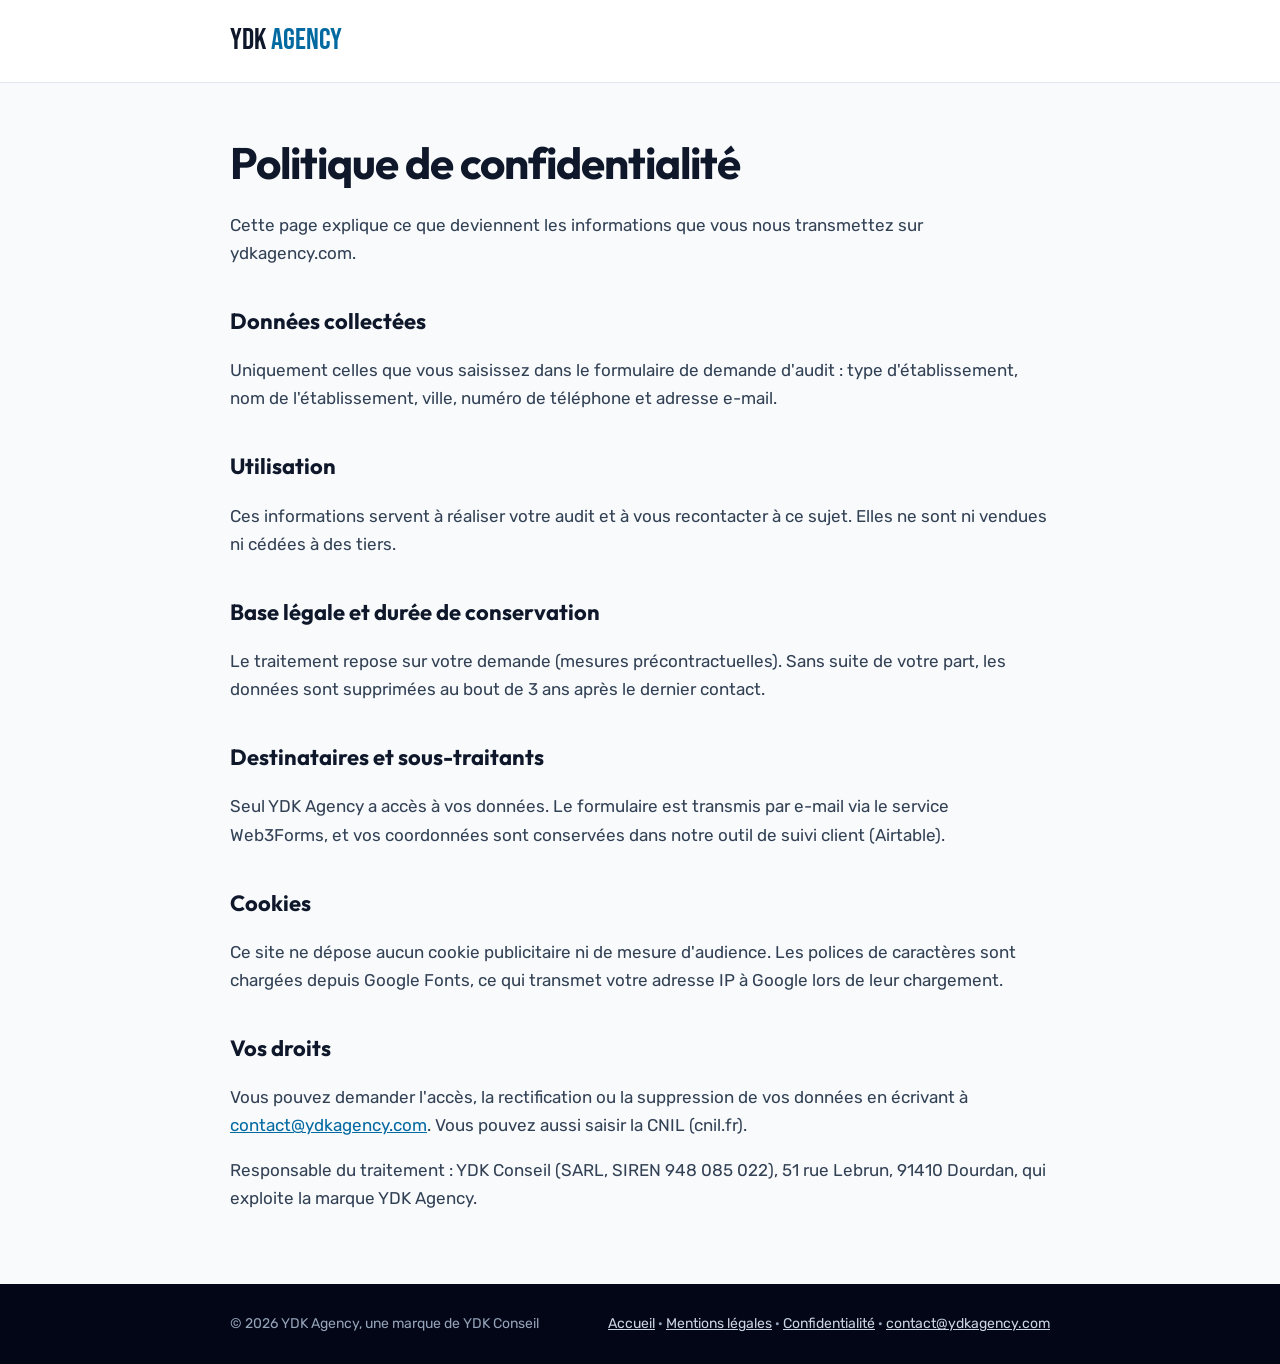
<file: confidentialite.html>
<!doctype html>
<html lang="fr">
<head>
<meta charset="utf-8">
<meta name="viewport" content="width=device-width, initial-scale=1">
<title>Confidentialité — YDK Agency</title>
<meta name="description" content="Comment YDK Agency utilise les informations transmises via le formulaire d'audit.">
<link rel="icon" href="data:image/svg+xml,%3Csvg xmlns='http://www.w3.org/2000/svg' viewBox='0 0 64 64'%3E%3Crect width='64' height='64' rx='14' fill='%230F172A'/%3E%3Ctext x='32' y='42' font-family='Arial Black,Arial' font-weight='900' font-size='26' text-anchor='middle' fill='%23ffffff'%3EYDK%3C/text%3E%3C/svg%3E">
<meta name="theme-color" content="#0F172A">
<link rel="preconnect" href="https://fonts.googleapis.com">
<link href="https://fonts.googleapis.com/css2?family=Outfit:wght@600;700&amp;family=Rubik:wght@400;500&amp;family=Bebas+Neue&amp;display=swap" rel="stylesheet">
<style>
body{margin:0;background:#F8FAFC;color:#020617;font-family:'Rubik',system-ui,sans-serif;font-size:17px;line-height:1.65}
a{color:#0369A1}a:hover{color:#075985}
header{border-bottom:1px solid #E2E8F0;background:#fff}
.wrap{max-width:820px;margin:0 auto;padding:0 24px}
.logo{display:inline-block;padding:16px 0;font-family:'Bebas Neue',sans-serif;font-size:30px;color:#0F172A;text-decoration:none}
.logo span{color:#0369A1}
h1{font-family:'Outfit',sans-serif;font-size:clamp(32px,5vw,44px);line-height:1.1;letter-spacing:-1px;margin:56px 0 24px;color:#0F172A}
h2{font-family:'Outfit',sans-serif;font-size:22px;margin:36px 0 8px;color:#0F172A}
p,li{color:#334155}
.todo{background:#FEF3C7;color:#92400E;padding:0 4px;border-radius:4px;font-weight:500}
footer{margin-top:72px;background:#020617;color:#94A3B8;font-size:14px}
footer .wrap{padding:28px 24px;display:flex;flex-wrap:wrap;gap:20px;justify-content:space-between}
footer a{color:#CBD5E1}
.btn{display:inline-flex;align-items:center;min-height:48px;padding:0 22px;border-radius:12px;background:#0369A1;color:#fff;text-decoration:none;font-weight:600}
.btn:hover{color:#fff;filter:brightness(1.08)}
:focus-visible{outline:3px solid #0369A1;outline-offset:3px}
</style>
</head>
<body>
<header><div class="wrap"><a class="logo" href="/">YDK <span>AGENCY</span></a></div></header>
<main class="wrap">

<h1>Politique de confidentialité</h1>
<p>Cette page explique ce que deviennent les informations que vous nous transmettez sur ydkagency.com.</p>
<h2>Données collectées</h2>
<p>Uniquement celles que vous saisissez dans le formulaire de demande d'audit : type d'établissement, nom de l'établissement, ville, numéro de téléphone et adresse e-mail.</p>
<h2>Utilisation</h2>
<p>Ces informations servent à réaliser votre audit et à vous recontacter à ce sujet. Elles ne sont ni vendues ni cédées à des tiers.</p>
<h2>Base légale et durée de conservation</h2>
<p>Le traitement repose sur votre demande (mesures précontractuelles). Sans suite de votre part, les données sont supprimées au bout de 3 ans après le dernier contact.</p>
<h2>Destinataires et sous-traitants</h2>
<p>Seul YDK Agency a accès à vos données. Le formulaire est transmis par e-mail via le service Web3Forms, et vos coordonnées sont conservées dans notre outil de suivi client (Airtable).</p>
<h2>Cookies</h2>
<p>Ce site ne dépose aucun cookie publicitaire ni de mesure d'audience. Les polices de caractères sont chargées depuis Google Fonts, ce qui transmet votre adresse IP à Google lors de leur chargement.</p>
<h2>Vos droits</h2>
<p>Vous pouvez demander l'accès, la rectification ou la suppression de vos données en écrivant à <a href="mailto:contact@ydkagency.com">contact@ydkagency.com</a>. Vous pouvez aussi saisir la CNIL (cnil.fr).</p>
<p>Responsable du traitement : YDK Conseil (SARL, SIREN 948 085 022), 51 rue Lebrun, 91410 Dourdan, qui exploite la marque YDK Agency.</p>

</main>
<footer><div class="wrap"><span>© 2026 YDK Agency, une marque de YDK Conseil</span><span><a href="/">Accueil</a> · <a href="mentions-legales.html">Mentions légales</a> · <a href="confidentialite.html">Confidentialité</a> · <a href="mailto:contact@ydkagency.com">contact@ydkagency.com</a></span></div></footer>
</body>
</html>
</file>
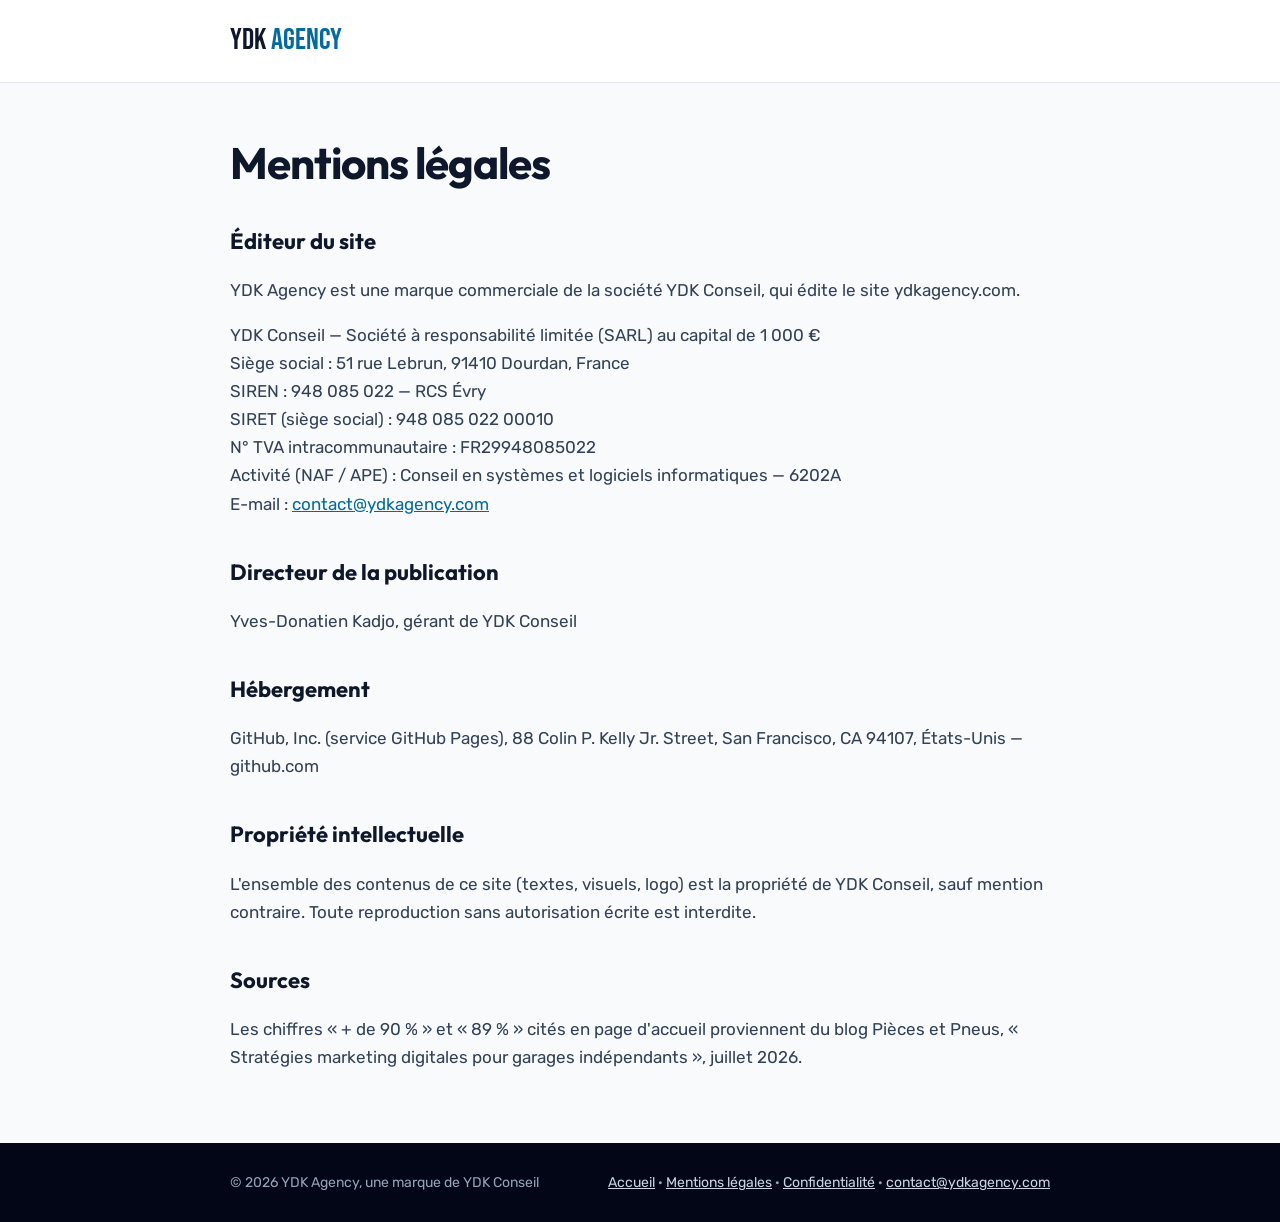
<file: mentions-legales.html>
<!doctype html>
<html lang="fr">
<head>
<meta charset="utf-8">
<meta name="viewport" content="width=device-width, initial-scale=1">
<title>Mentions légales — YDK Agency</title>
<meta name="description" content="Mentions légales du site ydkagency.com.">
<link rel="icon" href="data:image/svg+xml,%3Csvg xmlns='http://www.w3.org/2000/svg' viewBox='0 0 64 64'%3E%3Crect width='64' height='64' rx='14' fill='%230F172A'/%3E%3Ctext x='32' y='42' font-family='Arial Black,Arial' font-weight='900' font-size='26' text-anchor='middle' fill='%23ffffff'%3EYDK%3C/text%3E%3C/svg%3E">
<meta name="theme-color" content="#0F172A">
<link rel="preconnect" href="https://fonts.googleapis.com">
<link href="https://fonts.googleapis.com/css2?family=Outfit:wght@600;700&amp;family=Rubik:wght@400;500&amp;family=Bebas+Neue&amp;display=swap" rel="stylesheet">
<style>
body{margin:0;background:#F8FAFC;color:#020617;font-family:'Rubik',system-ui,sans-serif;font-size:17px;line-height:1.65}
a{color:#0369A1}a:hover{color:#075985}
header{border-bottom:1px solid #E2E8F0;background:#fff}
.wrap{max-width:820px;margin:0 auto;padding:0 24px}
.logo{display:inline-block;padding:16px 0;font-family:'Bebas Neue',sans-serif;font-size:30px;color:#0F172A;text-decoration:none}
.logo span{color:#0369A1}
h1{font-family:'Outfit',sans-serif;font-size:clamp(32px,5vw,44px);line-height:1.1;letter-spacing:-1px;margin:56px 0 24px;color:#0F172A}
h2{font-family:'Outfit',sans-serif;font-size:22px;margin:36px 0 8px;color:#0F172A}
p,li{color:#334155}
.todo{background:#FEF3C7;color:#92400E;padding:0 4px;border-radius:4px;font-weight:500}
footer{margin-top:72px;background:#020617;color:#94A3B8;font-size:14px}
footer .wrap{padding:28px 24px;display:flex;flex-wrap:wrap;gap:20px;justify-content:space-between}
footer a{color:#CBD5E1}
.btn{display:inline-flex;align-items:center;min-height:48px;padding:0 22px;border-radius:12px;background:#0369A1;color:#fff;text-decoration:none;font-weight:600}
.btn:hover{color:#fff;filter:brightness(1.08)}
:focus-visible{outline:3px solid #0369A1;outline-offset:3px}
</style>
</head>
<body>
<header><div class="wrap"><a class="logo" href="/">YDK <span>AGENCY</span></a></div></header>
<main class="wrap">

<h1>Mentions légales</h1>
<h2>Éditeur du site</h2>
<p>YDK Agency est une marque commerciale de la société YDK Conseil, qui édite le site ydkagency.com.</p>
<p>YDK Conseil — Société à responsabilité limitée (SARL) au capital de 1 000 €<br>
Siège social : 51 rue Lebrun, 91410 Dourdan, France<br>
SIREN : 948 085 022 — RCS Évry<br>
SIRET (siège social) : 948 085 022 00010<br>
N° TVA intracommunautaire : FR29948085022<br>
Activité (NAF / APE) : Conseil en systèmes et logiciels informatiques — 6202A<br>
E-mail : <a href="mailto:contact@ydkagency.com">contact@ydkagency.com</a></p>
<h2>Directeur de la publication</h2>
<p>Yves-Donatien Kadjo, gérant de YDK Conseil</p>
<h2>Hébergement</h2>
<p>GitHub, Inc. (service GitHub Pages), 88 Colin P. Kelly Jr. Street, San Francisco, CA 94107, États-Unis — github.com</p>
<h2>Propriété intellectuelle</h2>
<p>L'ensemble des contenus de ce site (textes, visuels, logo) est la propriété de YDK Conseil, sauf mention contraire. Toute reproduction sans autorisation écrite est interdite.</p>
<h2>Sources</h2>
<p>Les chiffres « + de 90 % » et « 89 % » cités en page d'accueil proviennent du blog Pièces et Pneus, « Stratégies marketing digitales pour garages indépendants », juillet 2026.</p>

</main>
<footer><div class="wrap"><span>© 2026 YDK Agency, une marque de YDK Conseil</span><span><a href="/">Accueil</a> · <a href="mentions-legales.html">Mentions légales</a> · <a href="confidentialite.html">Confidentialité</a> · <a href="mailto:contact@ydkagency.com">contact@ydkagency.com</a></span></div></footer>
</body>
</html>
</file>
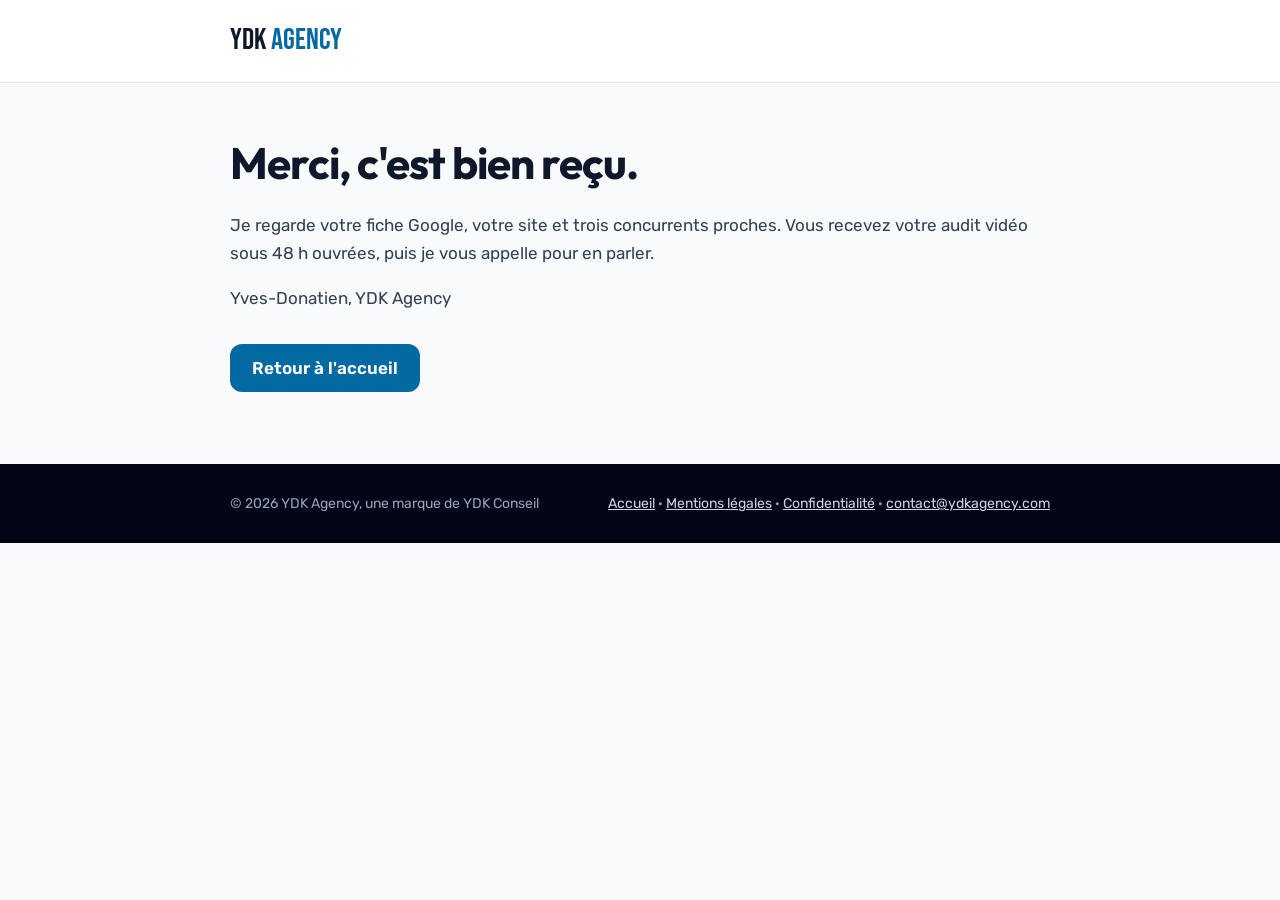
<file: merci.html>
<!doctype html>
<html lang="fr">
<head>
<meta charset="utf-8">
<meta name="viewport" content="width=device-width, initial-scale=1">
<title>Merci — YDK Agency</title>
<meta name="description" content="Votre demande d'audit est bien reçue.">
<link rel="icon" href="data:image/svg+xml,%3Csvg xmlns='http://www.w3.org/2000/svg' viewBox='0 0 64 64'%3E%3Crect width='64' height='64' rx='14' fill='%230F172A'/%3E%3Ctext x='32' y='42' font-family='Arial Black,Arial' font-weight='900' font-size='26' text-anchor='middle' fill='%23ffffff'%3EYDK%3C/text%3E%3C/svg%3E">
<meta name="theme-color" content="#0F172A">
<link rel="preconnect" href="https://fonts.googleapis.com">
<link href="https://fonts.googleapis.com/css2?family=Outfit:wght@600;700&amp;family=Rubik:wght@400;500&amp;family=Bebas+Neue&amp;display=swap" rel="stylesheet">
<style>
body{margin:0;background:#F8FAFC;color:#020617;font-family:'Rubik',system-ui,sans-serif;font-size:17px;line-height:1.65}
a{color:#0369A1}a:hover{color:#075985}
header{border-bottom:1px solid #E2E8F0;background:#fff}
.wrap{max-width:820px;margin:0 auto;padding:0 24px}
.logo{display:inline-block;padding:16px 0;font-family:'Bebas Neue',sans-serif;font-size:30px;color:#0F172A;text-decoration:none}
.logo span{color:#0369A1}
h1{font-family:'Outfit',sans-serif;font-size:clamp(32px,5vw,44px);line-height:1.1;letter-spacing:-1px;margin:56px 0 24px;color:#0F172A}
h2{font-family:'Outfit',sans-serif;font-size:22px;margin:36px 0 8px;color:#0F172A}
p,li{color:#334155}
.todo{background:#FEF3C7;color:#92400E;padding:0 4px;border-radius:4px;font-weight:500}
footer{margin-top:72px;background:#020617;color:#94A3B8;font-size:14px}
footer .wrap{padding:28px 24px;display:flex;flex-wrap:wrap;gap:20px;justify-content:space-between}
footer a{color:#CBD5E1}
.btn{display:inline-flex;align-items:center;min-height:48px;padding:0 22px;border-radius:12px;background:#0369A1;color:#fff;text-decoration:none;font-weight:600}
.btn:hover{color:#fff;filter:brightness(1.08)}
:focus-visible{outline:3px solid #0369A1;outline-offset:3px}
</style>
<meta name="robots" content="noindex">
</head>
<body>
<header><div class="wrap"><a class="logo" href="/">YDK <span>AGENCY</span></a></div></header>
<main class="wrap">

<h1>Merci, c'est bien reçu.</h1>
<p>Je regarde votre fiche Google, votre site et trois concurrents proches. Vous recevez votre audit vidéo sous 48 h ouvrées, puis je vous appelle pour en parler.</p>
<p>Yves-Donatien, YDK Agency</p>
<p style="margin-top:32px"><a class="btn" href="/">Retour à l'accueil</a></p>

</main>
<footer><div class="wrap"><span>© 2026 YDK Agency, une marque de YDK Conseil</span><span><a href="/">Accueil</a> · <a href="mentions-legales.html">Mentions légales</a> · <a href="confidentialite.html">Confidentialité</a> · <a href="mailto:contact@ydkagency.com">contact@ydkagency.com</a></span></div></footer>
</body>
</html>
</file>
<file: assets/css/motion.css>
/* YDK Agency — animations (même logique que ydkconseil.com) */
:root{--ease:cubic-bezier(.22,1,.36,1);--acc:#0369A1}
html{scroll-behavior:smooth}

/* Barre de progression de lecture */
.progress{display:none;position:fixed;inset:0 0 auto;height:3px;background:var(--acc);transform-origin:0 50%;z-index:70}

/* Hero : titre ligne par ligne, puis apparitions */
.line{display:block;overflow:hidden;padding-bottom:.08em;margin-bottom:-.08em}
.line>span{display:block;animation:up 1s var(--ease) both}
.line:nth-child(2)>span{animation-delay:.14s}
.line:nth-child(3)>span{animation-delay:.28s}
.in{animation:fadeUp .9s var(--ease) both;animation-delay:calc(var(--d,0)*120ms + 350ms)}
.pop{animation:pop .9s var(--ease) both;animation-delay:calc(var(--d,0)*110ms + 650ms)}

/* Décor du hero : halos + grille de points, profondeur souris + parallaxe */
.hero{position:relative;isolation:isolate}
.hero-bg{position:absolute;inset:-80px -20vw -40px;z-index:-1;pointer-events:none;overflow:hidden}
.blob{position:absolute;border-radius:50%;filter:blur(60px);opacity:.55}
.blob.b1{width:520px;height:520px;right:4%;top:-60px;background:radial-gradient(circle,#BAE6FD,transparent 70%)}
.blob.b2{width:420px;height:420px;left:8%;bottom:-120px;background:radial-gradient(circle,#DBEAFE,transparent 70%)}
.hero-dots{position:absolute;right:2%;top:40px;width:360px;height:360px;opacity:.5;
  background-image:radial-gradient(#94A3B8 1.2px,transparent 1.2px);background-size:22px 22px;
  -webkit-mask-image:radial-gradient(circle,#000 30%,transparent 72%);mask-image:radial-gradient(circle,#000 30%,transparent 72%)}
.mouse{translate:calc(var(--mx,0)*var(--k,12)*1px) calc(var(--my,0)*var(--k,12)*1px);transition:translate .5s var(--ease)}
.photo-frame{overflow:hidden;border-radius:24px}
.photo-frame img{transform-origin:50% 0}

/* Apparitions au défilement */
.js .rv{opacity:0;transform:translateY(32px);transition:opacity .8s var(--ease),transform .9s var(--ease);transition-delay:calc(var(--d,0)*100ms)}
.js .rv.is-in{opacity:1;transform:none}
.js .rv .icon *{stroke-dasharray:64;stroke-dashoffset:64;transition:stroke-dashoffset 1.4s var(--ease) .35s}
.js .rv.is-in .icon *{stroke-dashoffset:0}

/* Titres de section : soulignement qui se trace */
.h-ul{position:relative;display:inline}
.h-ul::after{content:"";position:absolute;left:0;bottom:-.06em;height:.12em;width:100%;background:var(--acc);opacity:.18;border-radius:4px;transform:scaleX(0);transform-origin:0 50%;transition:transform 1.1s var(--ease) .3s}
.js .rv.is-in .h-ul::after,.is-in>.h-ul::after{transform:scaleX(1)}

/* Fiche Google : votre garage remonte à la 1re place */
.js .rank-me{transform:translateY(118px);opacity:.6;transition:transform 1.2s var(--ease) .5s,opacity .6s ease .5s}
.js .is-in .rank-me{transform:none;opacity:1}
.js .rank-badge{transform:scale(0);transition:transform .5s cubic-bezier(.34,1.56,.64,1) 1.6s}
.js .is-in .rank-badge{transform:scale(1)}
.js .rank-other{transition:transform 1.2s var(--ease) .5s;transform:translateY(-52px)}
.js .is-in .rank-other{transform:none}

/* Automatisation : chaîne qui s'allume étape par étape */
.js .chain>*{opacity:0;transform:translateX(-8px);transition:opacity .5s ease,transform .5s var(--ease)}
.js .is-in .chain>*{opacity:1;transform:none}
.js .is-in .chain>*:nth-child(2){transition-delay:.5s}.js .is-in .chain>*:nth-child(3){transition-delay:.8s}
.js .is-in .chain>*:nth-child(4){transition-delay:1.1s}.js .is-in .chain>*:nth-child(5){transition-delay:1.4s}
.js .is-in .chain>*:nth-child(1){transition-delay:.2s}

/* Méthode : ligne de progression */
.steps-track{height:3px;background:#E2E8F0;border-radius:999px;overflow:hidden}
.steps-track i{display:block;height:100%;background:var(--acc);transform:scaleX(0);transform-origin:0 50%;transition:transform 1.8s var(--ease) .2s}
.is-in>.steps-track i,.is-in .steps-track i{transform:scaleX(1)}

/* Bandeau défilant */
.marquee{overflow:hidden;background:#0F172A;color:#E2E8F0;border-block:1px solid #0F172A}
.marquee-track{display:flex;width:max-content;animation:marquee 38s linear infinite}
.marquee:hover .marquee-track{animation-play-state:paused}
.marquee-track span{display:inline-flex;align-items:center;gap:18px;padding:18px 9px;font-family:'Outfit',sans-serif;font-weight:600;font-size:20px;white-space:nowrap}
.marquee-track span::after{content:"";width:8px;height:8px;border-radius:50%;background:#7DD3FC;margin-left:9px}

/* Texte géant qui glisse */
.drift-wrap{overflow:hidden;padding:56px 24px 0;pointer-events:none;text-align:center}
.drift{display:inline-block;font-family:'Outfit',sans-serif;font-weight:700;font-size:clamp(44px,5.6vw,92px);line-height:1;letter-spacing:-2px;white-space:nowrap;color:transparent;-webkit-text-stroke:1.5px #CBD5E1}
.drift .acc{-webkit-text-stroke-color:#7DB9DC}
@media (max-width:700px){
  .drift-wrap{padding:48px 24px 0;text-align:left}
  .drift{white-space:normal;font-size:clamp(40px,13vw,64px);letter-spacing:-1px;line-height:1.05;animation:none !important;transform:none !important}
  .drift span{display:block}
}

/* Boutons et FAQ */
.v2-btn svg{transition:transform .25s}
.v2-btn:hover svg{transform:translateX(5px)}
.pulse{animation:pulse 2.4s ease-out infinite}
details summary{list-style:none;display:flex;justify-content:space-between;align-items:center;gap:16px;cursor:pointer}
details summary::-webkit-details-marker{display:none}
details summary::after{content:"+";font-size:26px;font-weight:400;color:var(--acc);transition:transform .3s var(--ease);flex:none}
details[open] summary::after{transform:rotate(45deg)}

/* Bloc CTA : halos en mouvement */
.cta{position:relative;isolation:isolate;overflow:hidden}
.cta-glow{position:absolute;z-index:-1;width:620px;height:620px;border-radius:50%;filter:blur(80px);opacity:.35;pointer-events:none}
.cta-glow.g1{left:-160px;top:-200px;background:#0369A1}
.cta-glow.g2{right:-200px;bottom:-260px;background:#38BDF8;opacity:.2}

@keyframes up{from{transform:translateY(110%)}to{transform:none}}
@keyframes fadeUp{from{opacity:0;transform:translateY(18px)}to{opacity:1;transform:none}}
@keyframes pop{from{opacity:0;transform:scale(.92) translateY(12px)}to{opacity:1;transform:none}}
@keyframes grow{from{transform:scaleX(0)}to{transform:scaleX(1)}}
@keyframes marquee{from{transform:translateX(0)}to{transform:translateX(-50%)}}
@keyframes pulse{0%{box-shadow:0 0 0 0 rgba(3,105,161,.5)}100%{box-shadow:0 0 0 16px rgba(3,105,161,0)}}
@keyframes parUp{to{transform:translateY(-110px)}}
@keyframes parDown{to{transform:translateY(80px);opacity:.25}}
@keyframes parSlow{to{transform:translateY(160px)}}
@keyframes drift{from{transform:translateX(5%)}to{transform:translateX(-5%)}}
@keyframes zoom{from{transform:scale(1.18)}to{transform:scale(1)}}
@keyframes glow{to{transform:translate(120px,80px)}}

@supports (animation-timeline: scroll()){
  .progress{display:block;animation:grow linear both;animation-timeline:scroll(root)}
  .par-up{animation:parUp linear both;animation-timeline:scroll(root);animation-range:0 900px}
  .par-down{animation:parDown linear both;animation-timeline:scroll(root);animation-range:0 800px}
  .hero-dots{animation:parSlow linear both;animation-timeline:scroll(root);animation-range:0 1000px}
  .drift{animation:drift linear both;animation-timeline:view()}
  .photo-frame img{animation:zoom linear both;animation-timeline:view();animation-range:entry cover 55%}
  .cta-glow.g1{animation:glow linear both;animation-timeline:view()}
}
</file>
